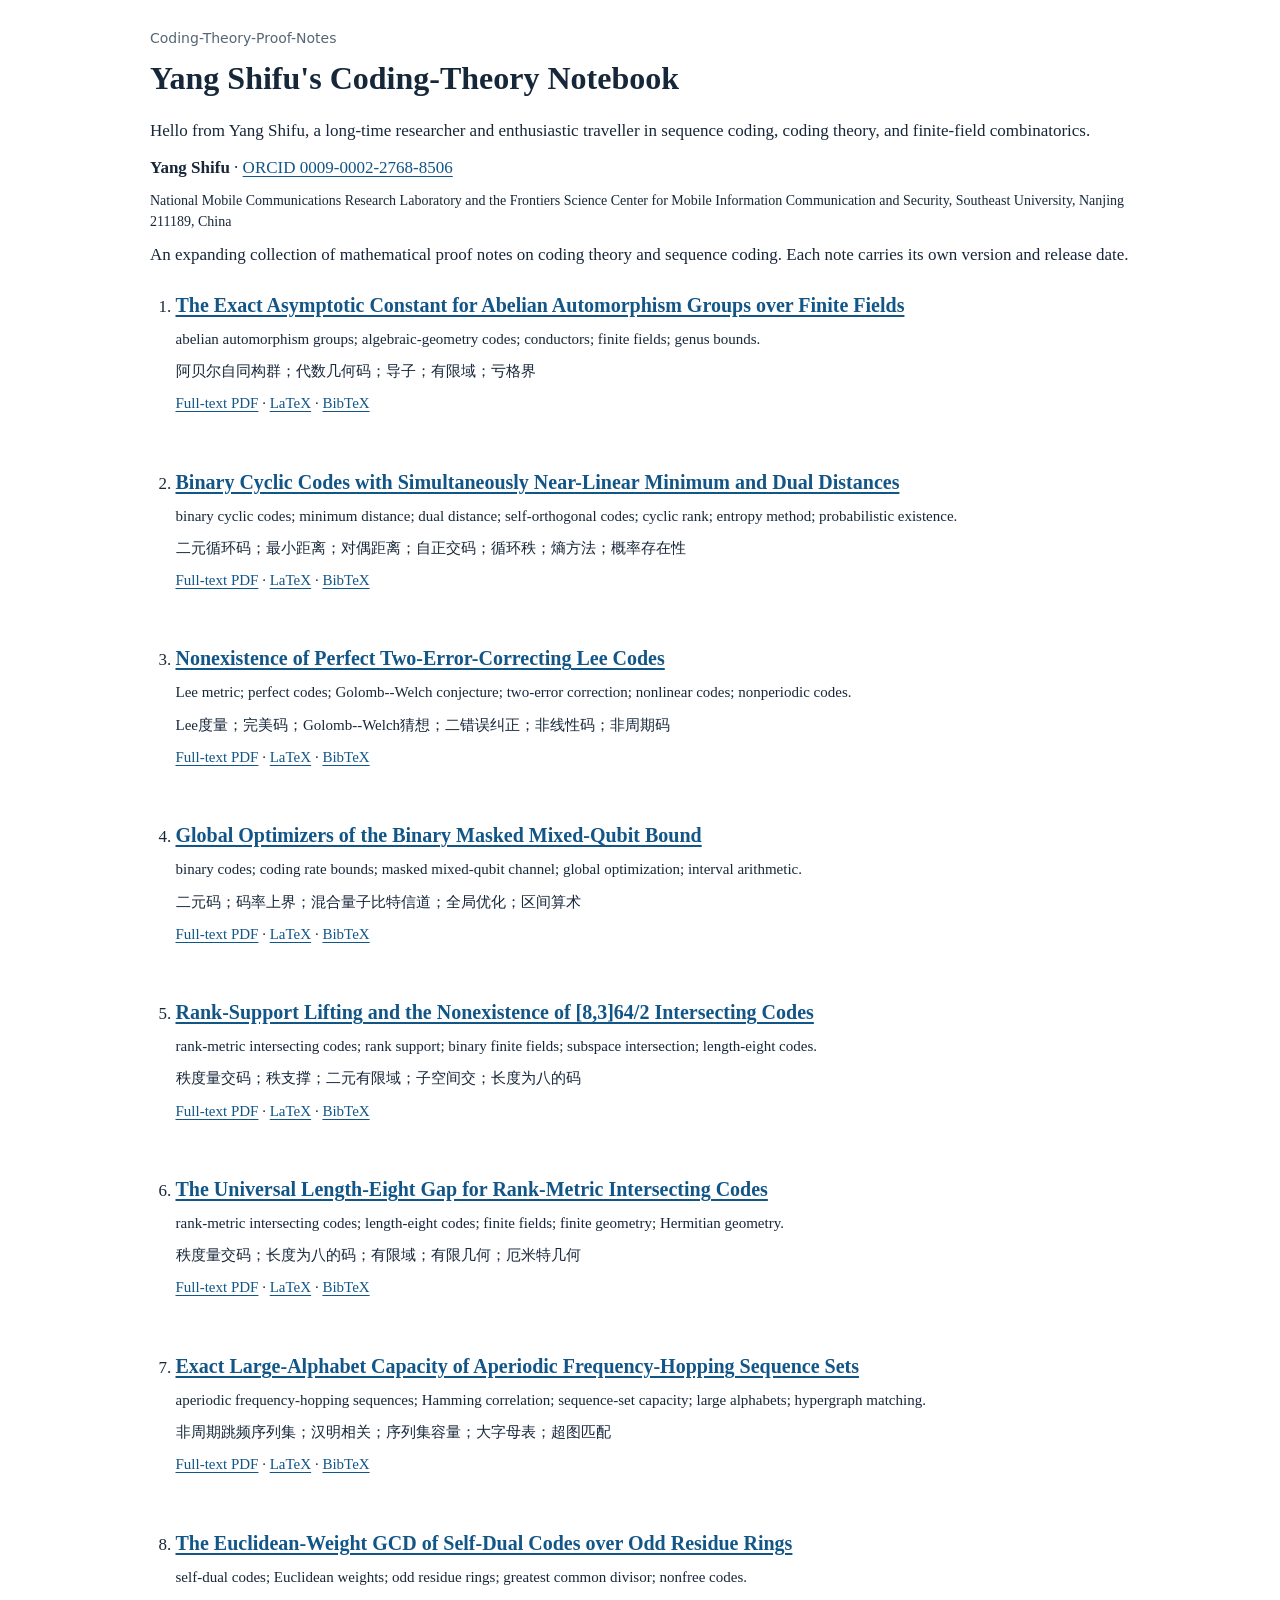
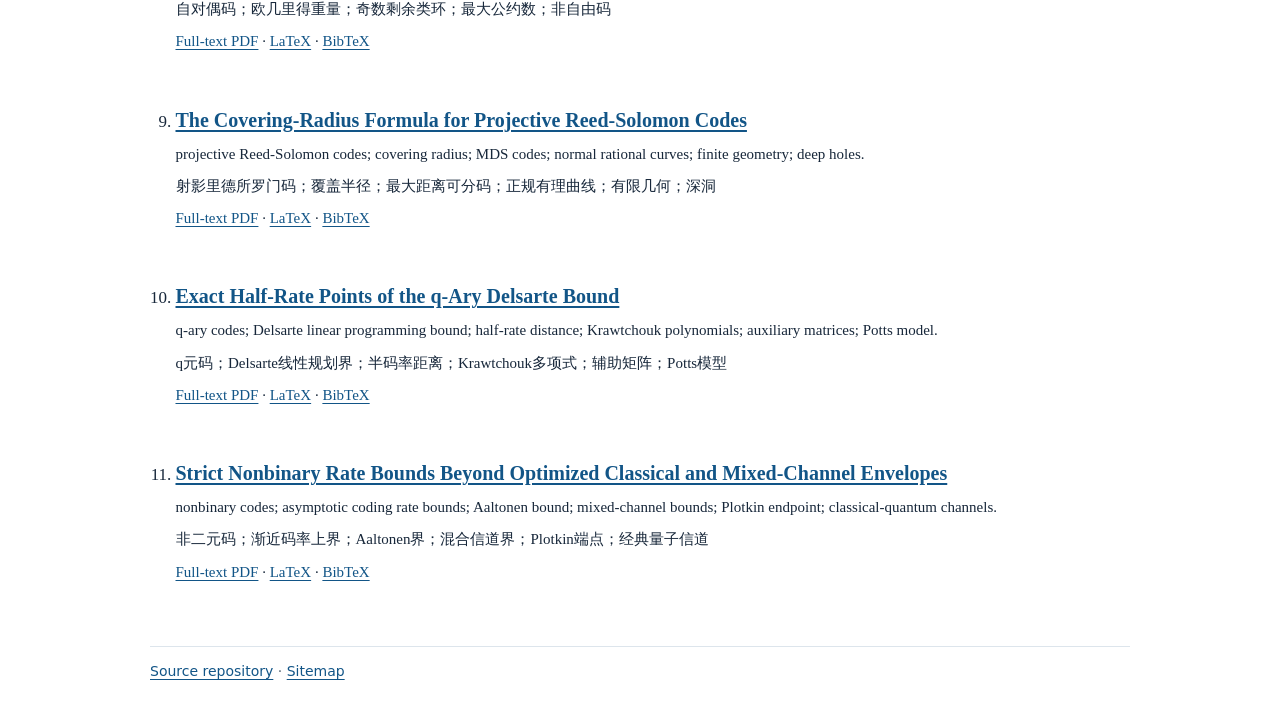
<file: index.html>
<!doctype html>
<html lang="en">
<head>
  <meta charset="utf-8">
  <meta name="google-site-verification" content="MmhAzGW1B0aaoLv4dR7khDfkvWamBBM7JXjq_nHmTCQ" />
  <meta name="viewport" content="width=device-width, initial-scale=1">
  <title>Yang Shifu&#x27;s Coding-Theory Notebook</title>
  <meta name="description" content="Mathematical proof notes by Yang Shifu on coding theory, sequence coding, finite fields and finite geometry.">
  <meta name="author" content="Yang Shifu">
  <meta name="robots" content="index,follow">
  <link rel="canonical" href="https://stalin1943.github.io/Coding-Theory-Proof-Notes/">
  <link rel="stylesheet" href="styles.css">
  <script type="application/ld+json">{"@context":"https://schema.org","@type":"CollectionPage","name":"Yang Shifu's Coding-Theory Notebook","url":"https://stalin1943.github.io/Coding-Theory-Proof-Notes/","author":{"@type":"Person","name":"Yang Shifu","sameAs":"https://orcid.org/0009-0002-2768-8506"},"@id":"https://stalin1943.github.io/Coding-Theory-Proof-Notes/#collection","dateModified":"2026-10-18"}</script>
</head>
<body>
<main>

  <header>
    <p class="kind">Coding-Theory-Proof-Notes</p>
    <h1>Yang Shifu's Coding-Theory Notebook</h1>
    <p>Hello from Yang Shifu, a long-time researcher and enthusiastic traveller in sequence coding, coding theory, and finite-field combinatorics.</p>
    <p><strong>Yang Shifu</strong> · <a href="https://orcid.org/0009-0002-2768-8506">ORCID 0009-0002-2768-8506</a></p>
    <p class="affiliation">National Mobile Communications Research Laboratory and the Frontiers Science Center for Mobile Information Communication and Security, Southeast University, Nanjing 211189, China</p>
    <p>An expanding collection of mathematical proof notes on coding theory and sequence coding. Each note carries its own version and release date.</p>
  </header>
  <ol class="notes"><li><h2><a href="abelian-automorphism-constant-two/">The Exact Asymptotic Constant for Abelian Automorphism Groups over Finite Fields</a></h2><p>abelian automorphism groups; algebraic-geometry codes; conductors; finite fields; genus bounds.</p><p lang="zh-Hans">阿贝尔自同构群；代数几何码；导子；有限域；亏格界</p><p><a href="abelian-automorphism-constant-two/proof.pdf">Full-text PDF</a> · <a href="abelian-automorphism-constant-two/proof.tex">LaTeX</a> · <a href="abelian-automorphism-constant-two/citation.bib">BibTeX</a></p></li>
<li><h2><a href="binary-cyclic-minimum-dual-distance/">Binary Cyclic Codes with Simultaneously Near-Linear Minimum and Dual Distances</a></h2><p>binary cyclic codes; minimum distance; dual distance; self-orthogonal codes; cyclic rank; entropy method; probabilistic existence.</p><p lang="zh-Hans">二元循环码；最小距离；对偶距离；自正交码；循环秩；熵方法；概率存在性</p><p><a href="binary-cyclic-minimum-dual-distance/proof.pdf">Full-text PDF</a> · <a href="binary-cyclic-minimum-dual-distance/proof.tex">LaTeX</a> · <a href="binary-cyclic-minimum-dual-distance/citation.bib">BibTeX</a></p></li>
<li><h2><a href="perfect-radius-two-lee-codes/">Nonexistence of Perfect Two-Error-Correcting Lee Codes</a></h2><p>Lee metric; perfect codes; Golomb--Welch conjecture; two-error correction; nonlinear codes; nonperiodic codes.</p><p lang="zh-Hans">Lee度量；完美码；Golomb--Welch猜想；二错误纠正；非线性码；非周期码</p><p><a href="perfect-radius-two-lee-codes/proof.pdf">Full-text PDF</a> · <a href="perfect-radius-two-lee-codes/proof.tex">LaTeX</a> · <a href="perfect-radius-two-lee-codes/citation.bib">BibTeX</a></p></li>
<li><h2><a href="binary-masked-mixed-qubit-bound/">Global Optimizers of the Binary Masked Mixed-Qubit Bound</a></h2><p>binary codes; coding rate bounds; masked mixed-qubit channel; global optimization; interval arithmetic.</p><p lang="zh-Hans">二元码；码率上界；混合量子比特信道；全局优化；区间算术</p><p><a href="binary-masked-mixed-qubit-bound/proof.pdf">Full-text PDF</a> · <a href="binary-masked-mixed-qubit-bound/proof.tex">LaTeX</a> · <a href="binary-masked-mixed-qubit-bound/citation.bib">BibTeX</a></p></li>
<li><h2><a href="binary-rank-metric-length-eight/">Rank-Support Lifting and the Nonexistence of [8,3]64/2 Intersecting Codes</a></h2><p>rank-metric intersecting codes; rank support; binary finite fields; subspace intersection; length-eight codes.</p><p lang="zh-Hans">秩度量交码；秩支撑；二元有限域；子空间交；长度为八的码</p><p><a href="binary-rank-metric-length-eight/proof.pdf">Full-text PDF</a> · <a href="binary-rank-metric-length-eight/proof.tex">LaTeX</a> · <a href="binary-rank-metric-length-eight/citation.bib">BibTeX</a></p></li>
<li><h2><a href="rank-metric-length-eight-general-q/">The Universal Length-Eight Gap for Rank-Metric Intersecting Codes</a></h2><p>rank-metric intersecting codes; length-eight codes; finite fields; finite geometry; Hermitian geometry.</p><p lang="zh-Hans">秩度量交码；长度为八的码；有限域；有限几何；厄米特几何</p><p><a href="rank-metric-length-eight-general-q/proof.pdf">Full-text PDF</a> · <a href="rank-metric-length-eight-general-q/proof.tex">LaTeX</a> · <a href="rank-metric-length-eight-general-q/citation.bib">BibTeX</a></p></li>
<li><h2><a href="aperiodic-frequency-hopping-capacity/">Exact Large-Alphabet Capacity of Aperiodic Frequency-Hopping Sequence Sets</a></h2><p>aperiodic frequency-hopping sequences; Hamming correlation; sequence-set capacity; large alphabets; hypergraph matching.</p><p lang="zh-Hans">非周期跳频序列集；汉明相关；序列集容量；大字母表；超图匹配</p><p><a href="aperiodic-frequency-hopping-capacity/proof.pdf">Full-text PDF</a> · <a href="aperiodic-frequency-hopping-capacity/proof.tex">LaTeX</a> · <a href="aperiodic-frequency-hopping-capacity/citation.bib">BibTeX</a></p></li>
<li><h2><a href="self-dual-euclidean-weight-gcd/">The Euclidean-Weight GCD of Self-Dual Codes over Odd Residue Rings</a></h2><p>self-dual codes; Euclidean weights; odd residue rings; greatest common divisor; nonfree codes.</p><p lang="zh-Hans">自对偶码；欧几里得重量；奇数剩余类环；最大公约数；非自由码</p><p><a href="self-dual-euclidean-weight-gcd/proof.pdf">Full-text PDF</a> · <a href="self-dual-euclidean-weight-gcd/proof.tex">LaTeX</a> · <a href="self-dual-euclidean-weight-gcd/citation.bib">BibTeX</a></p></li>
<li><h2><a href="projective-reed-solomon-covering-radius/">The Covering-Radius Formula for Projective Reed-Solomon Codes</a></h2><p>projective Reed-Solomon codes; covering radius; MDS codes; normal rational curves; finite geometry; deep holes.</p><p lang="zh-Hans">射影里德所罗门码；覆盖半径；最大距离可分码；正规有理曲线；有限几何；深洞</p><p><a href="projective-reed-solomon-covering-radius/proof.pdf">Full-text PDF</a> · <a href="projective-reed-solomon-covering-radius/proof.tex">LaTeX</a> · <a href="projective-reed-solomon-covering-radius/citation.bib">BibTeX</a></p></li>
<li><h2><a href="qary-delsarte-half-rate/">Exact Half-Rate Points of the q-Ary Delsarte Bound</a></h2><p>q-ary codes; Delsarte linear programming bound; half-rate distance; Krawtchouk polynomials; auxiliary matrices; Potts model.</p><p lang="zh-Hans">q元码；Delsarte线性规划界；半码率距离；Krawtchouk多项式；辅助矩阵；Potts模型</p><p><a href="qary-delsarte-half-rate/proof.pdf">Full-text PDF</a> · <a href="qary-delsarte-half-rate/proof.tex">LaTeX</a> · <a href="qary-delsarte-half-rate/citation.bib">BibTeX</a></p></li>
<li><h2><a href="qary-strict-rate-bounds/">Strict Nonbinary Rate Bounds Beyond Optimized Classical and Mixed-Channel Envelopes</a></h2><p>nonbinary codes; asymptotic coding rate bounds; Aaltonen bound; mixed-channel bounds; Plotkin endpoint; classical-quantum channels.</p><p lang="zh-Hans">非二元码；渐近码率上界；Aaltonen界；混合信道界；Plotkin端点；经典量子信道</p><p><a href="qary-strict-rate-bounds/proof.pdf">Full-text PDF</a> · <a href="qary-strict-rate-bounds/proof.tex">LaTeX</a> · <a href="qary-strict-rate-bounds/citation.bib">BibTeX</a></p></li></ol>
  <footer><a href="https://github.com/stalin1943/Coding-Theory-Proof-Notes">Source repository</a> · <a href="sitemap.xml">Sitemap</a></footer>
</main>
</body>
</html>
</file>
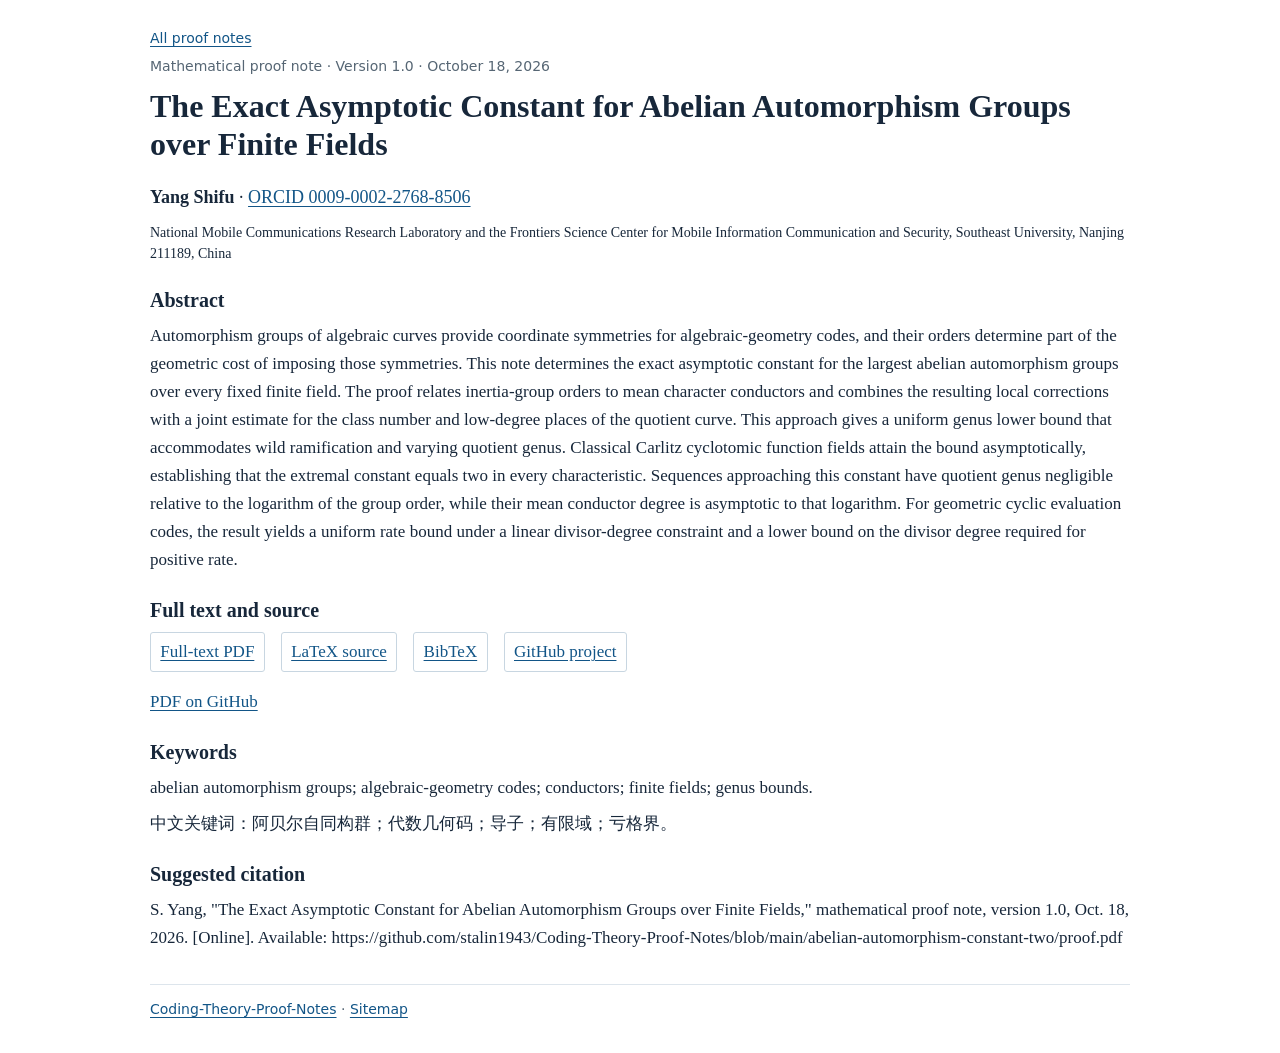
<file: abelian-automorphism-constant-two/index.html>
<!doctype html>
<html lang="en">
<head>
  <meta charset="utf-8">
  <meta name="viewport" content="width=device-width, initial-scale=1">
  <title>The Exact Asymptotic Constant for Abelian Automorphism Groups over Finite Fields</title>
  <meta name="description" content="The exact asymptotic constant for the largest abelian automorphism groups of curves over a fixed finite field. Full proof note, LaTeX source and citation.">
  <meta name="author" content="Yang Shifu">
  <meta name="robots" content="index,follow">
  <meta property="og:type" content="article">
  <meta property="og:title" content="The Exact Asymptotic Constant for Abelian Automorphism Groups over Finite Fields">
  <meta property="og:description" content="The exact asymptotic constant for the largest abelian automorphism groups of curves over a fixed finite field. Full proof note, LaTeX source and citation.">
  <meta property="og:url" content="https://stalin1943.github.io/Coding-Theory-Proof-Notes/abelian-automorphism-constant-two/">
  <meta name="twitter:card" content="summary">
  <link rel="alternate" type="application/pdf" href="https://stalin1943.github.io/Coding-Theory-Proof-Notes/abelian-automorphism-constant-two/proof.pdf" title="Full proof note (PDF)">
  <link rel="canonical" href="https://stalin1943.github.io/Coding-Theory-Proof-Notes/abelian-automorphism-constant-two/">
  <link rel="stylesheet" href="../styles.css">
  <meta name="citation_title" content="The Exact Asymptotic Constant for Abelian Automorphism Groups over Finite Fields">
  <meta name="citation_author" content="Yang, Shifu">
  <meta name="citation_author_institution" content="National Mobile Communications Research Laboratory and the Frontiers Science Center for Mobile Information Communication and Security, Southeast University, Nanjing 211189, China">
  <meta name="citation_publication_date" content="2026/10/18">
  <meta name="citation_pdf_url" content="https://stalin1943.github.io/Coding-Theory-Proof-Notes/abelian-automorphism-constant-two/proof.pdf">
  <meta name="keywords" content="abelian automorphism groups; algebraic-geometry codes; conductors; finite fields; genus bounds; 阿贝尔自同构群；代数几何码；导子；有限域；亏格界">
  <script type="application/ld+json">{"@context":"https://schema.org","@graph":[{"@type":"ScholarlyArticle","name":"The Exact Asymptotic Constant for Abelian Automorphism Groups over Finite Fields","headline":"The Exact Asymptotic Constant for Abelian Automorphism Groups over Finite Fields","url":"https://stalin1943.github.io/Coding-Theory-Proof-Notes/abelian-automorphism-constant-two/","datePublished":"2026-10-18","version":"1.0","inLanguage":"en","abstract":"Automorphism groups of algebraic curves provide coordinate symmetries for algebraic-geometry codes, and their orders determine part of the geometric cost of imposing those symmetries. This note determines the exact asymptotic constant for the largest abelian automorphism groups over every fixed finite field. The proof relates inertia-group orders to mean character conductors and combines the resulting local corrections with a joint estimate for the class number and low-degree places of the quotient curve. Classical Carlitz cyclotomic function fields attain the bound asymptotically, establishing that the extremal constant equals two in every characteristic.","keywords":["abelian automorphism groups","algebraic-geometry codes","conductors","finite fields","genus bounds"],"author":{"@type":"Person","name":"Yang Shifu","givenName":"Shifu","familyName":"Yang","sameAs":"https://orcid.org/0009-0002-2768-8506","affiliation":{"@type":"Organization","name":"National Mobile Communications Research Laboratory and the Frontiers Science Center for Mobile Information Communication and Security, Southeast University, Nanjing 211189, China"},"url":"https://orcid.org/0009-0002-2768-8506"},"encoding":{"@type":"MediaObject","encodingFormat":"application/pdf","contentUrl":"https://stalin1943.github.io/Coding-Theory-Proof-Notes/abelian-automorphism-constant-two/proof.pdf"},"@id":"https://stalin1943.github.io/Coding-Theory-Proof-Notes/abelian-automorphism-constant-two/#note","genre":"Mathematical proof note","mainEntityOfPage":{"@id":"https://stalin1943.github.io/Coding-Theory-Proof-Notes/abelian-automorphism-constant-two/#webpage"},"isAccessibleForFree":true},{"@type":"WebPage","@id":"https://stalin1943.github.io/Coding-Theory-Proof-Notes/abelian-automorphism-constant-two/#webpage","url":"https://stalin1943.github.io/Coding-Theory-Proof-Notes/abelian-automorphism-constant-two/","name":"The Exact Asymptotic Constant for Abelian Automorphism Groups over Finite Fields","description":"The exact asymptotic constant for the largest abelian automorphism groups of curves over a fixed finite field. Full proof note, LaTeX source and citation.","inLanguage":"en","dateModified":"2026-10-18","mainEntity":{"@id":"https://stalin1943.github.io/Coding-Theory-Proof-Notes/abelian-automorphism-constant-two/#note"},"isPartOf":{"@id":"https://stalin1943.github.io/Coding-Theory-Proof-Notes/#collection"}}]}</script>
</head>
<body>
<main>

  <nav aria-label="Collection"><a href="../">All proof notes</a></nav>
  <article>
    <p class="kind">Mathematical proof note · Version 1.0 · October 18, 2026</p>
    <h1>The Exact Asymptotic Constant for Abelian Automorphism Groups over Finite Fields</h1>
    <p class="author"><strong>Yang Shifu</strong> · <a href="https://orcid.org/0009-0002-2768-8506">ORCID 0009-0002-2768-8506</a></p>
    <p class="affiliation">National Mobile Communications Research Laboratory and the Frontiers Science Center for Mobile Information Communication and Security, Southeast University, Nanjing 211189, China</p>
    <section aria-labelledby="abstract">
      <h2 id="abstract">Abstract</h2>
      <p>Automorphism groups of algebraic curves provide coordinate symmetries for algebraic-geometry codes, and their orders determine part of the geometric cost of imposing those symmetries. This note determines the exact asymptotic constant for the largest abelian automorphism groups over every fixed finite field. The proof relates inertia-group orders to mean character conductors and combines the resulting local corrections with a joint estimate for the class number and low-degree places of the quotient curve. This approach gives a uniform genus lower bound that accommodates wild ramification and varying quotient genus. Classical Carlitz cyclotomic function fields attain the bound asymptotically, establishing that the extremal constant equals two in every characteristic. Sequences approaching this constant have quotient genus negligible relative to the logarithm of the group order, while their mean conductor degree is asymptotic to that logarithm. For geometric cyclic evaluation codes, the result yields a uniform rate bound under a linear divisor-degree constraint and a lower bound on the divisor degree required for positive rate.</p>
    </section>
    <section aria-labelledby="files">
      <h2 id="files">Full text and source</h2>
      <p class="links"><a href="proof.pdf">Full-text PDF</a> <a href="proof.tex">LaTeX source</a> <a href="citation.bib">BibTeX</a> <a href="https://github.com/stalin1943/Coding-Theory-Proof-Notes/tree/main/abelian-automorphism-constant-two">GitHub project</a></p>
      <p><a href="https://github.com/stalin1943/Coding-Theory-Proof-Notes/blob/main/abelian-automorphism-constant-two/proof.pdf">PDF on GitHub</a></p>
    </section>
    <section aria-labelledby="keywords">
      <h2 id="keywords">Keywords</h2>
      <p>abelian automorphism groups; algebraic-geometry codes; conductors; finite fields; genus bounds.</p>
      <p lang="zh-Hans">中文关键词：阿贝尔自同构群；代数几何码；导子；有限域；亏格界。</p>
    </section>
    <section aria-labelledby="citation">
      <h2 id="citation">Suggested citation</h2>
      <p class="citation">S. Yang, &quot;The Exact Asymptotic Constant for Abelian Automorphism Groups over Finite Fields,&quot; mathematical proof note, version 1.0, Oct. 18, 2026. [Online]. Available: https://github.com/stalin1943/Coding-Theory-Proof-Notes/blob/main/abelian-automorphism-constant-two/proof.pdf</p>
    </section>
  </article>
  <footer><a href="https://github.com/stalin1943/Coding-Theory-Proof-Notes">Coding-Theory-Proof-Notes</a> · <a href="../sitemap.xml">Sitemap</a></footer>
</main>
</body>
</html>
</file>
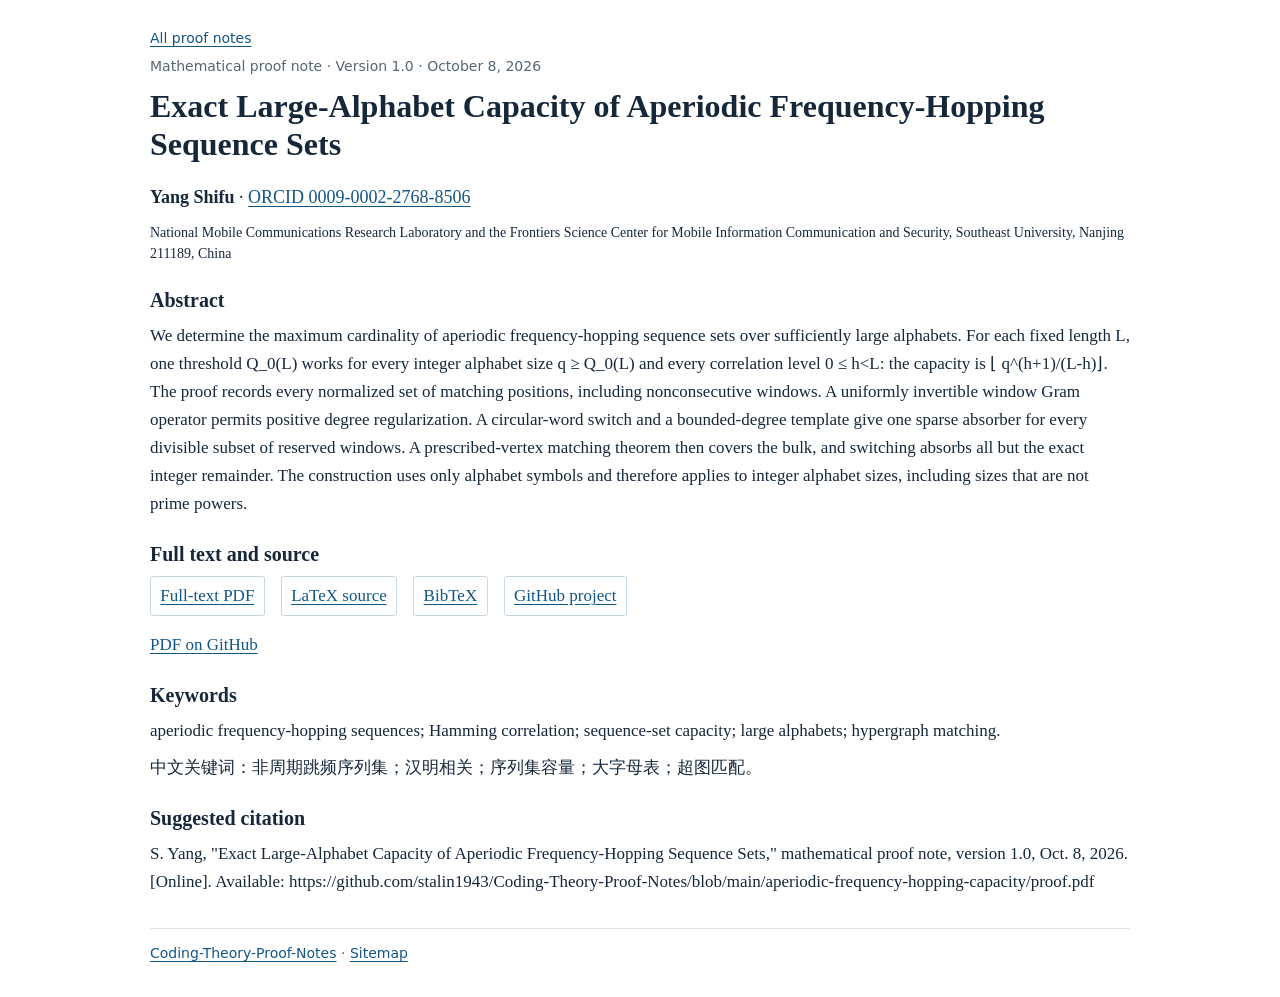
<file: aperiodic-frequency-hopping-capacity/index.html>
<!doctype html>
<html lang="en">
<head>
  <meta charset="utf-8">
  <meta name="viewport" content="width=device-width, initial-scale=1">
  <title>Exact Large-Alphabet Capacity of Aperiodic Frequency-Hopping Sequence Sets</title>
  <meta name="description" content="We determine the maximum cardinality of aperiodic frequency-hopping sequence sets over sufficiently large alphabets. For each fixed length L, one threshold Q_0(L) works for every integer alphabet size q ≥ Q_0(L) and every correlation level 0 ≤ h&lt;L: the capacity is ⌊ q^(h+1)/(L-h)⌋. The proof records every normalized set of matching positions, including nonconsecutive windows. A uniformly invertible window Gram operator permits positive degree regularization. A circular-word switch and a bounded-degree template give one sparse absorber for every divisible subset of reserved windows. A prescribed-vertex matching theorem then covers the bulk, and switching absorbs all but the exact integer remainder. The construction uses only alphabet symbols and therefore applies to integer alphabet sizes, including sizes that are not prime powers.">
  <meta name="author" content="Yang Shifu">
  <meta name="robots" content="index,follow">
  <link rel="canonical" href="https://stalin1943.github.io/Coding-Theory-Proof-Notes/aperiodic-frequency-hopping-capacity/">
  <link rel="stylesheet" href="../styles.css">
  <meta name="citation_title" content="Exact Large-Alphabet Capacity of Aperiodic Frequency-Hopping Sequence Sets">
  <meta name="citation_author" content="Yang, Shifu">
  <meta name="citation_author_institution" content="National Mobile Communications Research Laboratory and the Frontiers Science Center for Mobile Information Communication and Security, Southeast University, Nanjing 211189, China">
  <meta name="citation_publication_date" content="2026/10/08">
  <meta name="citation_pdf_url" content="https://stalin1943.github.io/Coding-Theory-Proof-Notes/aperiodic-frequency-hopping-capacity/proof.pdf">
  <meta name="keywords" content="aperiodic frequency-hopping sequences; Hamming correlation; sequence-set capacity; large alphabets; hypergraph matching; 非周期跳频序列集；汉明相关；序列集容量；大字母表；超图匹配">
  <script type="application/ld+json">{"@context": "https://schema.org", "@type": "ScholarlyArticle", "name": "Exact Large-Alphabet Capacity of Aperiodic Frequency-Hopping Sequence Sets", "headline": "Exact Large-Alphabet Capacity of Aperiodic Frequency-Hopping Sequence Sets", "url": "https://stalin1943.github.io/Coding-Theory-Proof-Notes/aperiodic-frequency-hopping-capacity/", "datePublished": "2026-10-08", "version": "1.0", "inLanguage": "en", "abstract": "We determine the maximum cardinality of aperiodic frequency-hopping sequence sets over sufficiently large alphabets. For each fixed length L, one threshold Q_0(L) works for every integer alphabet size q ≥ Q_0(L) and every correlation level 0 ≤ h<L: the capacity is ⌊ q^(h+1)/(L-h)⌋. The proof records every normalized set of matching positions, including nonconsecutive windows. A uniformly invertible window Gram operator permits positive degree regularization. A circular-word switch and a bounded-degree template give one sparse absorber for every divisible subset of reserved windows. A prescribed-vertex matching theorem then covers the bulk, and switching absorbs all but the exact integer remainder. The construction uses only alphabet symbols and therefore applies to integer alphabet sizes, including sizes that are not prime powers.", "keywords": ["aperiodic frequency-hopping sequences", "Hamming correlation", "sequence-set capacity", "large alphabets", "hypergraph matching"], "author": {"@type": "Person", "name": "Yang Shifu", "givenName": "Shifu", "familyName": "Yang", "sameAs": "https://orcid.org/0009-0002-2768-8506", "affiliation": {"@type": "Organization", "name": "National Mobile Communications Research Laboratory and the Frontiers Science Center for Mobile Information Communication and Security, Southeast University, Nanjing 211189, China"}}, "encoding": {"@type": "MediaObject", "encodingFormat": "application/pdf", "contentUrl": "https://stalin1943.github.io/Coding-Theory-Proof-Notes/aperiodic-frequency-hopping-capacity/proof.pdf"}}</script>
</head>
<body>
<main>

  <nav aria-label="Collection"><a href="../">All proof notes</a></nav>
  <article>
    <p class="kind">Mathematical proof note · Version 1.0 · October 8, 2026</p>
    <h1>Exact Large-Alphabet Capacity of Aperiodic Frequency-Hopping Sequence Sets</h1>
    <p class="author"><strong>Yang Shifu</strong> · <a href="https://orcid.org/0009-0002-2768-8506">ORCID 0009-0002-2768-8506</a></p>
    <p class="affiliation">National Mobile Communications Research Laboratory and the Frontiers Science Center for Mobile Information Communication and Security, Southeast University, Nanjing 211189, China</p>
    <section aria-labelledby="abstract">
      <h2 id="abstract">Abstract</h2>
      <p>We determine the maximum cardinality of aperiodic frequency-hopping sequence sets over sufficiently large alphabets. For each fixed length L, one threshold Q_0(L) works for every integer alphabet size q ≥ Q_0(L) and every correlation level 0 ≤ h&lt;L: the capacity is ⌊ q^(h+1)/(L-h)⌋. The proof records every normalized set of matching positions, including nonconsecutive windows. A uniformly invertible window Gram operator permits positive degree regularization. A circular-word switch and a bounded-degree template give one sparse absorber for every divisible subset of reserved windows. A prescribed-vertex matching theorem then covers the bulk, and switching absorbs all but the exact integer remainder. The construction uses only alphabet symbols and therefore applies to integer alphabet sizes, including sizes that are not prime powers.</p>
    </section>
    <section aria-labelledby="files">
      <h2 id="files">Full text and source</h2>
      <p class="links"><a href="proof.pdf">Full-text PDF</a> <a href="proof.tex">LaTeX source</a> <a href="citation.bib">BibTeX</a> <a href="https://github.com/stalin1943/Coding-Theory-Proof-Notes/tree/main/aperiodic-frequency-hopping-capacity">GitHub project</a></p>
      <p><a href="https://github.com/stalin1943/Coding-Theory-Proof-Notes/blob/main/aperiodic-frequency-hopping-capacity/proof.pdf">PDF on GitHub</a></p>
    </section>
    <section aria-labelledby="keywords">
      <h2 id="keywords">Keywords</h2>
      <p>aperiodic frequency-hopping sequences; Hamming correlation; sequence-set capacity; large alphabets; hypergraph matching.</p>
      <p lang="zh-Hans">中文关键词：非周期跳频序列集；汉明相关；序列集容量；大字母表；超图匹配。</p>
    </section>
    <section aria-labelledby="citation">
      <h2 id="citation">Suggested citation</h2>
      <p class="citation">S. Yang, &quot;Exact Large-Alphabet Capacity of Aperiodic Frequency-Hopping Sequence Sets,&quot; mathematical proof note, version 1.0, Oct. 8, 2026. [Online]. Available: https://github.com/stalin1943/Coding-Theory-Proof-Notes/blob/main/aperiodic-frequency-hopping-capacity/proof.pdf</p>
    </section>
  </article>
  <footer><a href="https://github.com/stalin1943/Coding-Theory-Proof-Notes">Coding-Theory-Proof-Notes</a> · <a href="../sitemap.xml">Sitemap</a></footer>
</main>
</body>
</html>
</file>
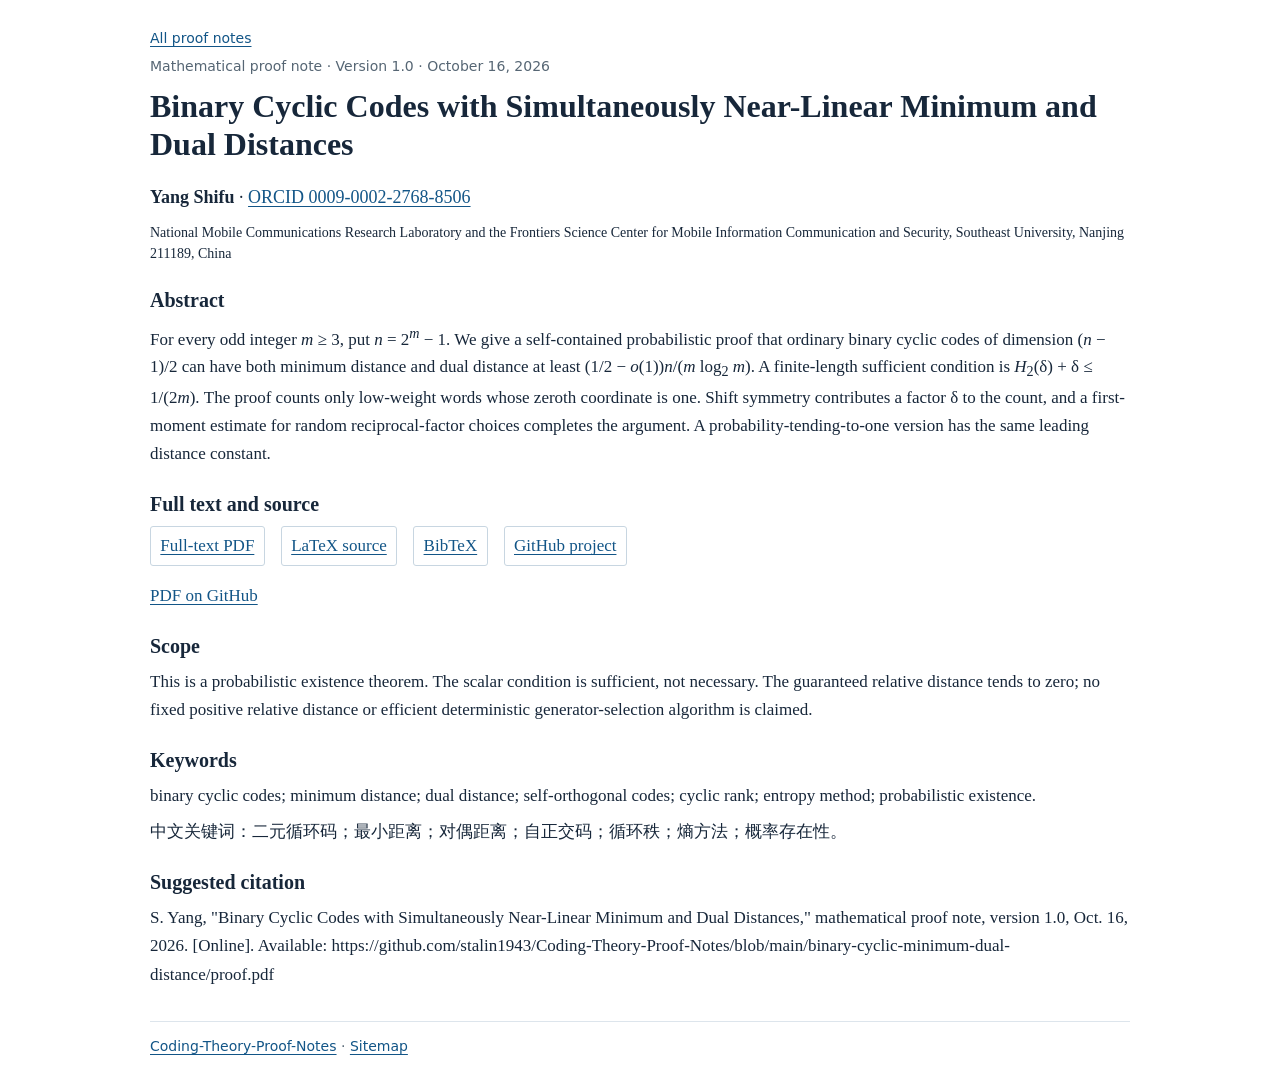
<file: binary-cyclic-minimum-dual-distance/index.html>
<!doctype html>
<html lang="en">
<head>
  <meta charset="utf-8">
  <meta name="viewport" content="width=device-width, initial-scale=1">
  <title>Binary Cyclic Codes with Simultaneously Near-Linear Minimum and Dual Distances</title>
  <meta name="description" content="A short probabilistic proof of simultaneous near-linear minimum and dual distances for ordinary binary cyclic codes. Full proof note, LaTeX source and citation.">
  <meta name="author" content="Yang Shifu">
  <meta name="robots" content="index,follow">
  <meta property="og:type" content="article">
  <meta property="og:title" content="Binary Cyclic Codes with Simultaneously Near-Linear Minimum and Dual Distances">
  <meta property="og:description" content="A first-coordinate entropy count and one first-moment estimate give simultaneous near-linear minimum and dual distances for binary cyclic codes.">
  <meta property="og:url" content="https://stalin1943.github.io/Coding-Theory-Proof-Notes/binary-cyclic-minimum-dual-distance/">
  <meta name="twitter:card" content="summary">
  <link rel="alternate" type="application/pdf" href="https://stalin1943.github.io/Coding-Theory-Proof-Notes/binary-cyclic-minimum-dual-distance/proof.pdf" title="Full proof note (PDF)">
  <link rel="canonical" href="https://stalin1943.github.io/Coding-Theory-Proof-Notes/binary-cyclic-minimum-dual-distance/">
  <link rel="stylesheet" href="../styles.css">
  <meta name="citation_title" content="Binary Cyclic Codes with Simultaneously Near-Linear Minimum and Dual Distances">
  <meta name="citation_author" content="Yang, Shifu">
  <meta name="citation_author_institution" content="National Mobile Communications Research Laboratory and the Frontiers Science Center for Mobile Information Communication and Security, Southeast University, Nanjing 211189, China">
  <meta name="citation_publication_date" content="2026/10/16">
  <meta name="citation_pdf_url" content="https://stalin1943.github.io/Coding-Theory-Proof-Notes/binary-cyclic-minimum-dual-distance/proof.pdf">
  <meta name="keywords" content="binary cyclic codes; minimum distance; dual distance; self-orthogonal codes; cyclic rank; entropy method; probabilistic existence; 二元循环码；最小距离；对偶距离；自正交码；循环秩；熵方法；概率存在性">
  <script type="application/ld+json">{"@context":"https://schema.org","@graph":[{"@type":"ScholarlyArticle","@id":"https://stalin1943.github.io/Coding-Theory-Proof-Notes/binary-cyclic-minimum-dual-distance/#note","name":"Binary Cyclic Codes with Simultaneously Near-Linear Minimum and Dual Distances","headline":"Binary Cyclic Codes with Simultaneously Near-Linear Minimum and Dual Distances","url":"https://stalin1943.github.io/Coding-Theory-Proof-Notes/binary-cyclic-minimum-dual-distance/","datePublished":"2026-10-16","version":"1.0","inLanguage":"en","genre":"Mathematical proof note","abstract":"For odd m at least three and n=2^m-1, ordinary binary cyclic codes of dimension (n-1)/2 can have both minimum distance and dual distance at least (1/2-o(1))n/(m log_2 m). The finite-length sufficient condition is H_2(delta)+delta at most 1/(2m). A first-coordinate entropy count and a first-moment estimate for random reciprocal-factor choices give a short proof.","keywords":["binary cyclic codes","minimum distance","dual distance","self-orthogonal codes","cyclic rank","entropy method","probabilistic existence"],"author":{"@type":"Person","name":"Yang Shifu","givenName":"Shifu","familyName":"Yang","sameAs":"https://orcid.org/0009-0002-2768-8506","affiliation":{"@type":"Organization","name":"National Mobile Communications Research Laboratory and the Frontiers Science Center for Mobile Information Communication and Security, Southeast University, Nanjing 211189, China"}},"encoding":{"@type":"MediaObject","encodingFormat":"application/pdf","contentUrl":"https://stalin1943.github.io/Coding-Theory-Proof-Notes/binary-cyclic-minimum-dual-distance/proof.pdf"},"mainEntityOfPage":{"@id":"https://stalin1943.github.io/Coding-Theory-Proof-Notes/binary-cyclic-minimum-dual-distance/#webpage"},"isAccessibleForFree":true},{"@type":"WebPage","@id":"https://stalin1943.github.io/Coding-Theory-Proof-Notes/binary-cyclic-minimum-dual-distance/#webpage","url":"https://stalin1943.github.io/Coding-Theory-Proof-Notes/binary-cyclic-minimum-dual-distance/","name":"Binary Cyclic Codes with Simultaneously Near-Linear Minimum and Dual Distances","description":"A short probabilistic proof of simultaneous near-linear minimum and dual distances for ordinary binary cyclic codes.","inLanguage":"en","dateModified":"2026-10-16","mainEntity":{"@id":"https://stalin1943.github.io/Coding-Theory-Proof-Notes/binary-cyclic-minimum-dual-distance/#note"},"isPartOf":{"@id":"https://stalin1943.github.io/Coding-Theory-Proof-Notes/#collection"}}]}</script>
</head>
<body>
<main>
  <nav aria-label="Collection"><a href="../">All proof notes</a></nav>
  <article>
    <p class="kind">Mathematical proof note · Version 1.0 · October 16, 2026</p>
    <h1>Binary Cyclic Codes with Simultaneously Near-Linear Minimum and Dual Distances</h1>
    <p class="author"><strong>Yang Shifu</strong> · <a href="https://orcid.org/0009-0002-2768-8506">ORCID 0009-0002-2768-8506</a></p>
    <p class="affiliation">National Mobile Communications Research Laboratory and the Frontiers Science Center for Mobile Information Communication and Security, Southeast University, Nanjing 211189, China</p>
    <section aria-labelledby="abstract">
      <h2 id="abstract">Abstract</h2>
      <p>For every odd integer <i>m</i> ≥ 3, put <i>n</i> = 2<sup><i>m</i></sup> − 1. We give a self-contained probabilistic proof that ordinary binary cyclic codes of dimension (<i>n</i> − 1)/2 can have both minimum distance and dual distance at least (1/2 − <i>o</i>(1))<i>n</i>/(<i>m</i> log<sub>2</sub> <i>m</i>). A finite-length sufficient condition is <i>H</i><sub>2</sub>(δ) + δ ≤ 1/(2<i>m</i>). The proof counts only low-weight words whose zeroth coordinate is one. Shift symmetry contributes a factor δ to the count, and a first-moment estimate for random reciprocal-factor choices completes the argument. A probability-tending-to-one version has the same leading distance constant.</p>
    </section>
    <section aria-labelledby="files">
      <h2 id="files">Full text and source</h2>
      <p class="links"><a href="proof.pdf">Full-text PDF</a> <a href="proof.tex">LaTeX source</a> <a href="citation.bib">BibTeX</a> <a href="https://github.com/stalin1943/Coding-Theory-Proof-Notes/tree/main/binary-cyclic-minimum-dual-distance">GitHub project</a></p>
      <p><a href="https://github.com/stalin1943/Coding-Theory-Proof-Notes/blob/main/binary-cyclic-minimum-dual-distance/proof.pdf">PDF on GitHub</a></p>
    </section>
    <section aria-labelledby="scope">
      <h2 id="scope">Scope</h2>
      <p>This is a probabilistic existence theorem. The scalar condition is sufficient, not necessary. The guaranteed relative distance tends to zero; no fixed positive relative distance or efficient deterministic generator-selection algorithm is claimed.</p>
    </section>
    <section aria-labelledby="keywords">
      <h2 id="keywords">Keywords</h2>
      <p>binary cyclic codes; minimum distance; dual distance; self-orthogonal codes; cyclic rank; entropy method; probabilistic existence.</p>
      <p lang="zh-Hans">中文关键词：二元循环码；最小距离；对偶距离；自正交码；循环秩；熵方法；概率存在性。</p>
    </section>
    <section aria-labelledby="citation">
      <h2 id="citation">Suggested citation</h2>
      <p class="citation">S. Yang, &quot;Binary Cyclic Codes with Simultaneously Near-Linear Minimum and Dual Distances,&quot; mathematical proof note, version 1.0, Oct. 16, 2026. [Online]. Available: https://github.com/stalin1943/Coding-Theory-Proof-Notes/blob/main/binary-cyclic-minimum-dual-distance/proof.pdf</p>
    </section>
  </article>
  <footer><a href="https://github.com/stalin1943/Coding-Theory-Proof-Notes">Coding-Theory-Proof-Notes</a> · <a href="../sitemap.xml">Sitemap</a></footer>
</main>
</body>
</html>
</file>
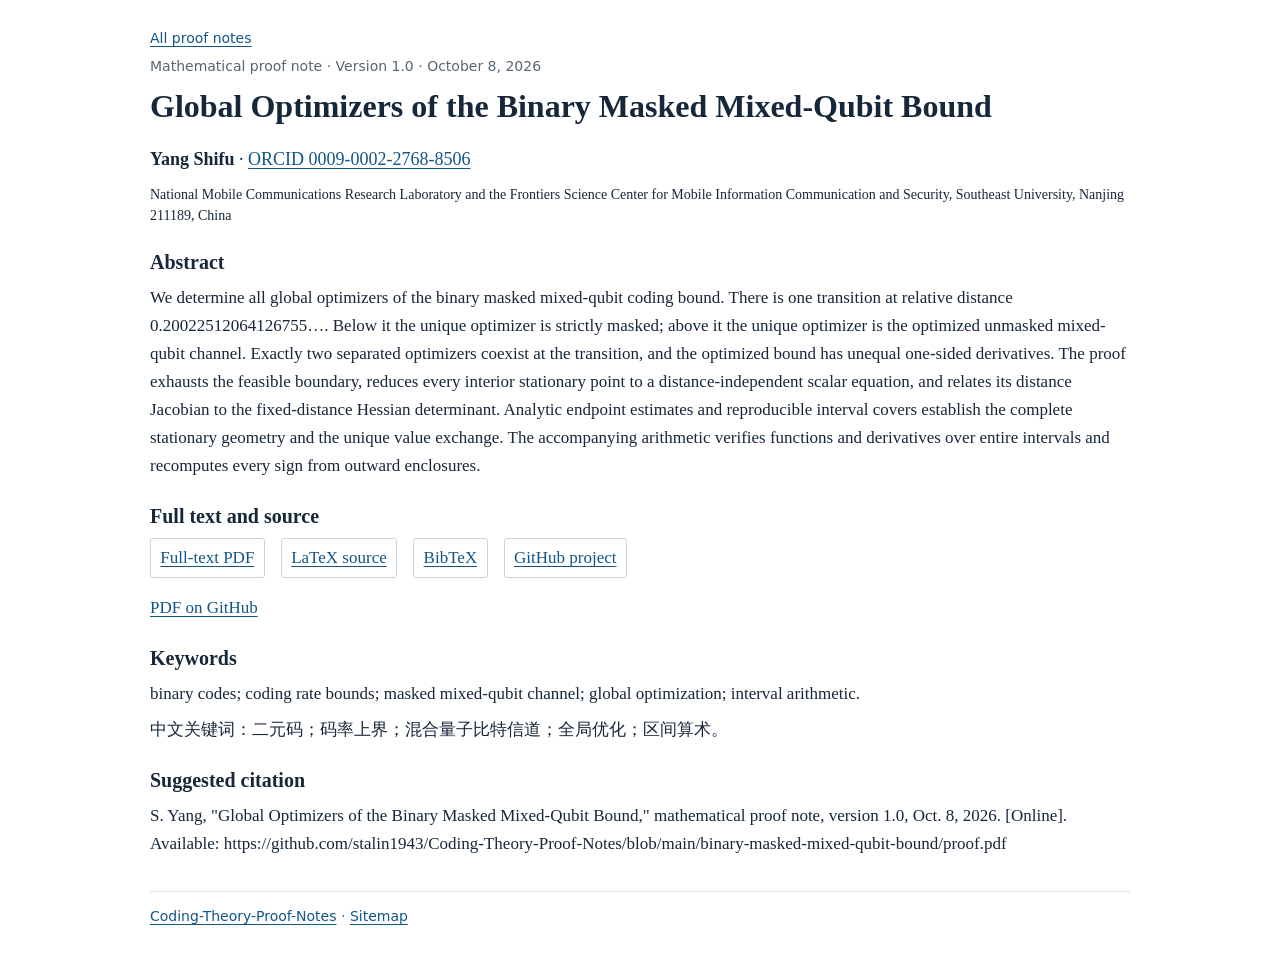
<file: binary-masked-mixed-qubit-bound/index.html>
<!doctype html>
<html lang="en">
<head>
  <meta charset="utf-8">
  <meta name="viewport" content="width=device-width, initial-scale=1">
  <title>Global Optimizers of the Binary Masked Mixed-Qubit Bound</title>
  <meta name="description" content="We determine all global optimizers of the binary masked mixed-qubit coding bound. There is one transition at relative distance 0.20022512064126755…. Below it the unique optimizer is strictly masked; above it the unique optimizer is the optimized unmasked mixed-qubit channel. Exactly two separated optimizers coexist at the transition, and the optimized bound has unequal one-sided derivatives. The proof exhausts the feasible boundary, reduces every interior stationary point to a distance-independent scalar equation, and relates its distance Jacobian to the fixed-distance Hessian determinant. Analytic endpoint estimates and reproducible interval covers establish the complete stationary geometry and the unique value exchange. The accompanying arithmetic verifies functions and derivatives over entire intervals and recomputes every sign from outward enclosures.">
  <meta name="author" content="Yang Shifu">
  <meta name="robots" content="index,follow">
  <link rel="canonical" href="https://stalin1943.github.io/Coding-Theory-Proof-Notes/binary-masked-mixed-qubit-bound/">
  <link rel="stylesheet" href="../styles.css">
  <meta name="citation_title" content="Global Optimizers of the Binary Masked Mixed-Qubit Bound">
  <meta name="citation_author" content="Yang, Shifu">
  <meta name="citation_author_institution" content="National Mobile Communications Research Laboratory and the Frontiers Science Center for Mobile Information Communication and Security, Southeast University, Nanjing 211189, China">
  <meta name="citation_publication_date" content="2026/10/08">
  <meta name="citation_pdf_url" content="https://stalin1943.github.io/Coding-Theory-Proof-Notes/binary-masked-mixed-qubit-bound/proof.pdf">
  <meta name="keywords" content="binary codes; coding rate bounds; masked mixed-qubit channel; global optimization; interval arithmetic; 二元码；码率上界；混合量子比特信道；全局优化；区间算术">
  <script type="application/ld+json">{"@context": "https://schema.org", "@type": "ScholarlyArticle", "name": "Global Optimizers of the Binary Masked Mixed-Qubit Bound", "headline": "Global Optimizers of the Binary Masked Mixed-Qubit Bound", "url": "https://stalin1943.github.io/Coding-Theory-Proof-Notes/binary-masked-mixed-qubit-bound/", "datePublished": "2026-10-08", "version": "1.0", "inLanguage": "en", "abstract": "We determine all global optimizers of the binary masked mixed-qubit coding bound. There is one transition at relative distance 0.20022512064126755…. Below it the unique optimizer is strictly masked; above it the unique optimizer is the optimized unmasked mixed-qubit channel. Exactly two separated optimizers coexist at the transition, and the optimized bound has unequal one-sided derivatives. The proof exhausts the feasible boundary, reduces every interior stationary point to a distance-independent scalar equation, and relates its distance Jacobian to the fixed-distance Hessian determinant. Analytic endpoint estimates and reproducible interval covers establish the complete stationary geometry and the unique value exchange. The accompanying arithmetic verifies functions and derivatives over entire intervals and recomputes every sign from outward enclosures.", "keywords": ["binary codes", "coding rate bounds", "masked mixed-qubit channel", "global optimization", "interval arithmetic"], "author": {"@type": "Person", "name": "Yang Shifu", "givenName": "Shifu", "familyName": "Yang", "sameAs": "https://orcid.org/0009-0002-2768-8506", "affiliation": {"@type": "Organization", "name": "National Mobile Communications Research Laboratory and the Frontiers Science Center for Mobile Information Communication and Security, Southeast University, Nanjing 211189, China"}}, "encoding": {"@type": "MediaObject", "encodingFormat": "application/pdf", "contentUrl": "https://stalin1943.github.io/Coding-Theory-Proof-Notes/binary-masked-mixed-qubit-bound/proof.pdf"}}</script>
</head>
<body>
<main>

  <nav aria-label="Collection"><a href="../">All proof notes</a></nav>
  <article>
    <p class="kind">Mathematical proof note · Version 1.0 · October 8, 2026</p>
    <h1>Global Optimizers of the Binary Masked Mixed-Qubit Bound</h1>
    <p class="author"><strong>Yang Shifu</strong> · <a href="https://orcid.org/0009-0002-2768-8506">ORCID 0009-0002-2768-8506</a></p>
    <p class="affiliation">National Mobile Communications Research Laboratory and the Frontiers Science Center for Mobile Information Communication and Security, Southeast University, Nanjing 211189, China</p>
    <section aria-labelledby="abstract">
      <h2 id="abstract">Abstract</h2>
      <p>We determine all global optimizers of the binary masked mixed-qubit coding bound. There is one transition at relative distance 0.20022512064126755…. Below it the unique optimizer is strictly masked; above it the unique optimizer is the optimized unmasked mixed-qubit channel. Exactly two separated optimizers coexist at the transition, and the optimized bound has unequal one-sided derivatives. The proof exhausts the feasible boundary, reduces every interior stationary point to a distance-independent scalar equation, and relates its distance Jacobian to the fixed-distance Hessian determinant. Analytic endpoint estimates and reproducible interval covers establish the complete stationary geometry and the unique value exchange. The accompanying arithmetic verifies functions and derivatives over entire intervals and recomputes every sign from outward enclosures.</p>
    </section>
    <section aria-labelledby="files">
      <h2 id="files">Full text and source</h2>
      <p class="links"><a href="proof.pdf">Full-text PDF</a> <a href="proof.tex">LaTeX source</a> <a href="citation.bib">BibTeX</a> <a href="https://github.com/stalin1943/Coding-Theory-Proof-Notes/tree/main/binary-masked-mixed-qubit-bound">GitHub project</a></p>
      <p><a href="https://github.com/stalin1943/Coding-Theory-Proof-Notes/blob/main/binary-masked-mixed-qubit-bound/proof.pdf">PDF on GitHub</a></p>
    </section>
    <section aria-labelledby="keywords">
      <h2 id="keywords">Keywords</h2>
      <p>binary codes; coding rate bounds; masked mixed-qubit channel; global optimization; interval arithmetic.</p>
      <p lang="zh-Hans">中文关键词：二元码；码率上界；混合量子比特信道；全局优化；区间算术。</p>
    </section>
    <section aria-labelledby="citation">
      <h2 id="citation">Suggested citation</h2>
      <p class="citation">S. Yang, &quot;Global Optimizers of the Binary Masked Mixed-Qubit Bound,&quot; mathematical proof note, version 1.0, Oct. 8, 2026. [Online]. Available: https://github.com/stalin1943/Coding-Theory-Proof-Notes/blob/main/binary-masked-mixed-qubit-bound/proof.pdf</p>
    </section>
  </article>
  <footer><a href="https://github.com/stalin1943/Coding-Theory-Proof-Notes">Coding-Theory-Proof-Notes</a> · <a href="../sitemap.xml">Sitemap</a></footer>
</main>
</body>
</html>
</file>
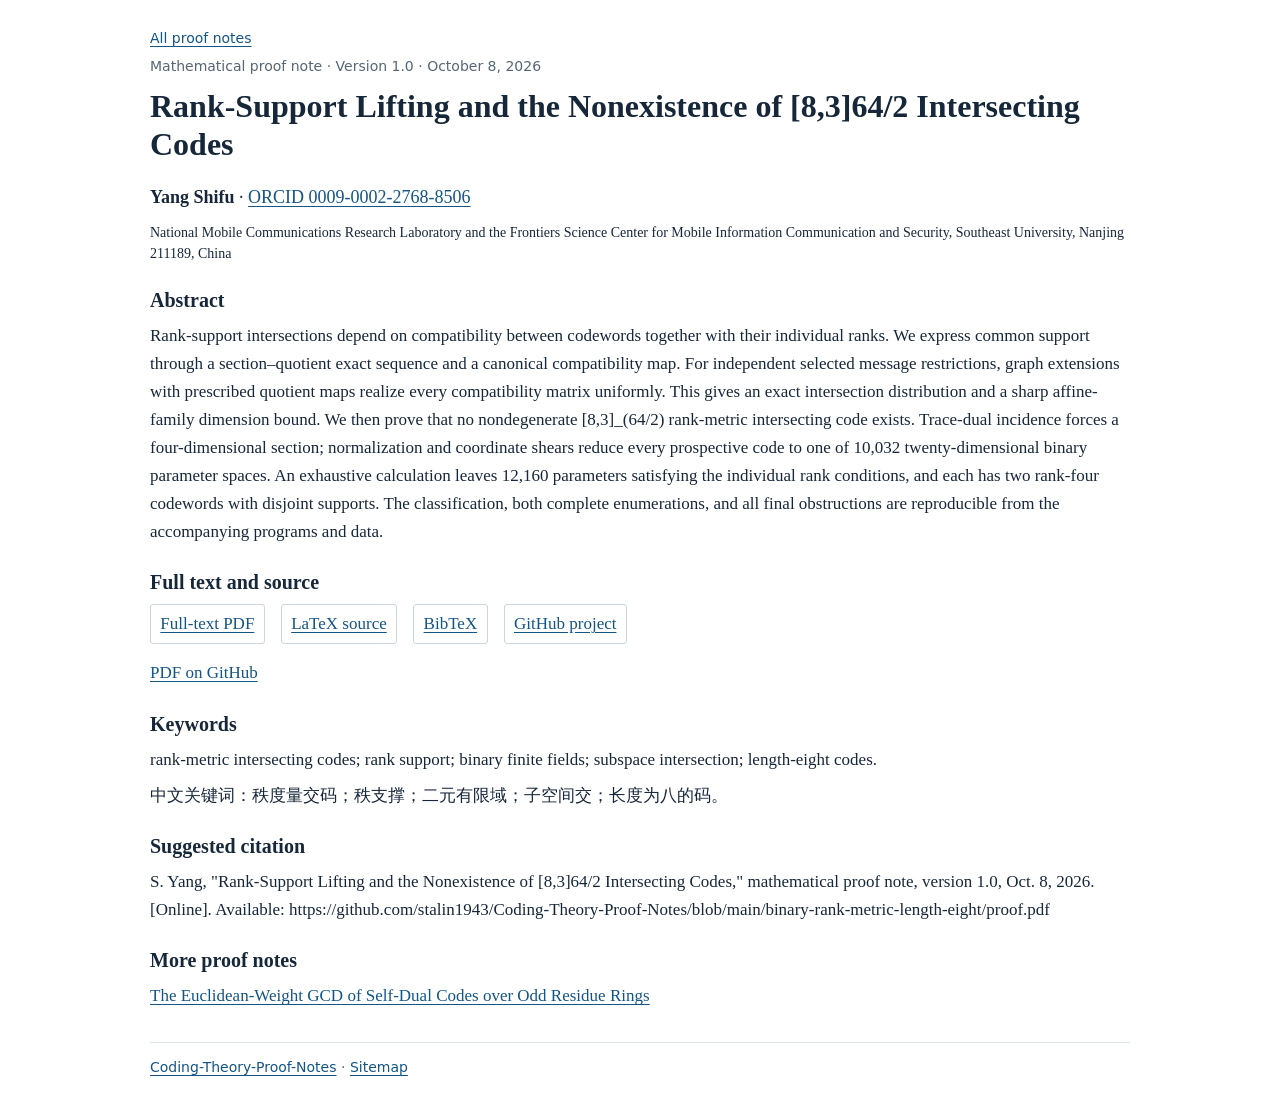
<file: binary-rank-metric-length-eight/index.html>
<!doctype html>
<html lang="en">
<head>
  <meta charset="utf-8">
  <meta name="viewport" content="width=device-width, initial-scale=1">
  <title>Rank-Support Lifting and the Nonexistence of [8,3]64/2 Intersecting Codes</title>
  <meta name="description" content="Rank-support intersections depend on compatibility between codewords together with their individual ranks. We express common support through a section–quotient exact sequence and a canonical compatibility map. For independent selected message restrictions, graph extensions with prescribed quotient maps realize every compatibility matrix uniformly. This gives an exact intersection distribution and a sharp affine-family dimension bound. We then prove that no nondegenerate [8,3]_(64/2) rank-metric intersecting code exists. Trace-dual incidence forces a four-dimensional section; normalization and coordinate shears reduce every prospective code to one of 10,032 twenty-dimensional binary parameter spaces. An exhaustive calculation leaves 12,160 parameters satisfying the individual rank conditions, and each has two rank-four codewords with disjoint supports. The classification, both complete enumerations, and all final obstructions are reproducible from the accompanying programs and data.">
  <meta name="author" content="Yang Shifu">
  <meta name="robots" content="index,follow">
  <link rel="canonical" href="https://stalin1943.github.io/Coding-Theory-Proof-Notes/binary-rank-metric-length-eight/">
  <link rel="stylesheet" href="../styles.css">
  <meta name="citation_title" content="Rank-Support Lifting and the Nonexistence of [8,3]64/2 Intersecting Codes">
  <meta name="citation_author" content="Yang, Shifu">
  <meta name="citation_author_institution" content="National Mobile Communications Research Laboratory and the Frontiers Science Center for Mobile Information Communication and Security, Southeast University, Nanjing 211189, China">
  <meta name="citation_publication_date" content="2026/10/08">
  <meta name="citation_pdf_url" content="https://stalin1943.github.io/Coding-Theory-Proof-Notes/binary-rank-metric-length-eight/proof.pdf">
  <meta name="keywords" content="rank-metric intersecting codes; rank support; binary finite fields; subspace intersection; length-eight codes; 秩度量交码；秩支撑；二元有限域；子空间交；长度为八的码">
  <script type="application/ld+json">{"@context": "https://schema.org", "@type": "ScholarlyArticle", "name": "Rank-Support Lifting and the Nonexistence of [8,3]64/2 Intersecting Codes", "headline": "Rank-Support Lifting and the Nonexistence of [8,3]64/2 Intersecting Codes", "url": "https://stalin1943.github.io/Coding-Theory-Proof-Notes/binary-rank-metric-length-eight/", "datePublished": "2026-10-08", "version": "1.0", "inLanguage": "en", "abstract": "Rank-support intersections depend on compatibility between codewords together with their individual ranks. We express common support through a section–quotient exact sequence and a canonical compatibility map. For independent selected message restrictions, graph extensions with prescribed quotient maps realize every compatibility matrix uniformly. This gives an exact intersection distribution and a sharp affine-family dimension bound. We then prove that no nondegenerate [8,3]_(64/2) rank-metric intersecting code exists. Trace-dual incidence forces a four-dimensional section; normalization and coordinate shears reduce every prospective code to one of 10,032 twenty-dimensional binary parameter spaces. An exhaustive calculation leaves 12,160 parameters satisfying the individual rank conditions, and each has two rank-four codewords with disjoint supports. The classification, both complete enumerations, and all final obstructions are reproducible from the accompanying programs and data.", "keywords": ["rank-metric intersecting codes", "rank support", "binary finite fields", "subspace intersection", "length-eight codes"], "author": {"@type": "Person", "name": "Yang Shifu", "givenName": "Shifu", "familyName": "Yang", "sameAs": "https://orcid.org/0009-0002-2768-8506", "affiliation": {"@type": "Organization", "name": "National Mobile Communications Research Laboratory and the Frontiers Science Center for Mobile Information Communication and Security, Southeast University, Nanjing 211189, China"}}, "encoding": {"@type": "MediaObject", "encodingFormat": "application/pdf", "contentUrl": "https://stalin1943.github.io/Coding-Theory-Proof-Notes/binary-rank-metric-length-eight/proof.pdf"}}</script>
</head>
<body>
<main>

  <nav aria-label="Collection"><a href="../">All proof notes</a></nav>
  <article>
    <p class="kind">Mathematical proof note · Version 1.0 · October 8, 2026</p>
    <h1>Rank-Support Lifting and the Nonexistence of [8,3]64/2 Intersecting Codes</h1>
    <p class="author"><strong>Yang Shifu</strong> · <a href="https://orcid.org/0009-0002-2768-8506">ORCID 0009-0002-2768-8506</a></p>
    <p class="affiliation">National Mobile Communications Research Laboratory and the Frontiers Science Center for Mobile Information Communication and Security, Southeast University, Nanjing 211189, China</p>
    <section aria-labelledby="abstract">
      <h2 id="abstract">Abstract</h2>
      <p>Rank-support intersections depend on compatibility between codewords together with their individual ranks. We express common support through a section–quotient exact sequence and a canonical compatibility map. For independent selected message restrictions, graph extensions with prescribed quotient maps realize every compatibility matrix uniformly. This gives an exact intersection distribution and a sharp affine-family dimension bound. We then prove that no nondegenerate [8,3]_(64/2) rank-metric intersecting code exists. Trace-dual incidence forces a four-dimensional section; normalization and coordinate shears reduce every prospective code to one of 10,032 twenty-dimensional binary parameter spaces. An exhaustive calculation leaves 12,160 parameters satisfying the individual rank conditions, and each has two rank-four codewords with disjoint supports. The classification, both complete enumerations, and all final obstructions are reproducible from the accompanying programs and data.</p>
    </section>
    <section aria-labelledby="files">
      <h2 id="files">Full text and source</h2>
      <p class="links"><a href="proof.pdf">Full-text PDF</a> <a href="proof.tex">LaTeX source</a> <a href="citation.bib">BibTeX</a> <a href="https://github.com/stalin1943/Coding-Theory-Proof-Notes/tree/main/binary-rank-metric-length-eight">GitHub project</a></p>
      <p><a href="https://github.com/stalin1943/Coding-Theory-Proof-Notes/blob/main/binary-rank-metric-length-eight/proof.pdf">PDF on GitHub</a></p>
    </section>
    <section aria-labelledby="keywords">
      <h2 id="keywords">Keywords</h2>
      <p>rank-metric intersecting codes; rank support; binary finite fields; subspace intersection; length-eight codes.</p>
      <p lang="zh-Hans">中文关键词：秩度量交码；秩支撑；二元有限域；子空间交；长度为八的码。</p>
    </section>
    <section aria-labelledby="citation">
      <h2 id="citation">Suggested citation</h2>
      <p class="citation">S. Yang, &quot;Rank-Support Lifting and the Nonexistence of [8,3]64/2 Intersecting Codes,&quot; mathematical proof note, version 1.0, Oct. 8, 2026. [Online]. Available: https://github.com/stalin1943/Coding-Theory-Proof-Notes/blob/main/binary-rank-metric-length-eight/proof.pdf</p>
    </section>
  </article>
  <aside aria-labelledby="more-notes">
    <h2 id="more-notes">More proof notes</h2>
    <p><a href="../self-dual-euclidean-weight-gcd/">The Euclidean-Weight GCD of Self-Dual Codes over Odd Residue Rings</a></p>
  </aside>
  <footer><a href="https://github.com/stalin1943/Coding-Theory-Proof-Notes">Coding-Theory-Proof-Notes</a> · <a href="../sitemap.xml">Sitemap</a></footer>
</main>
</body>
</html>
</file>
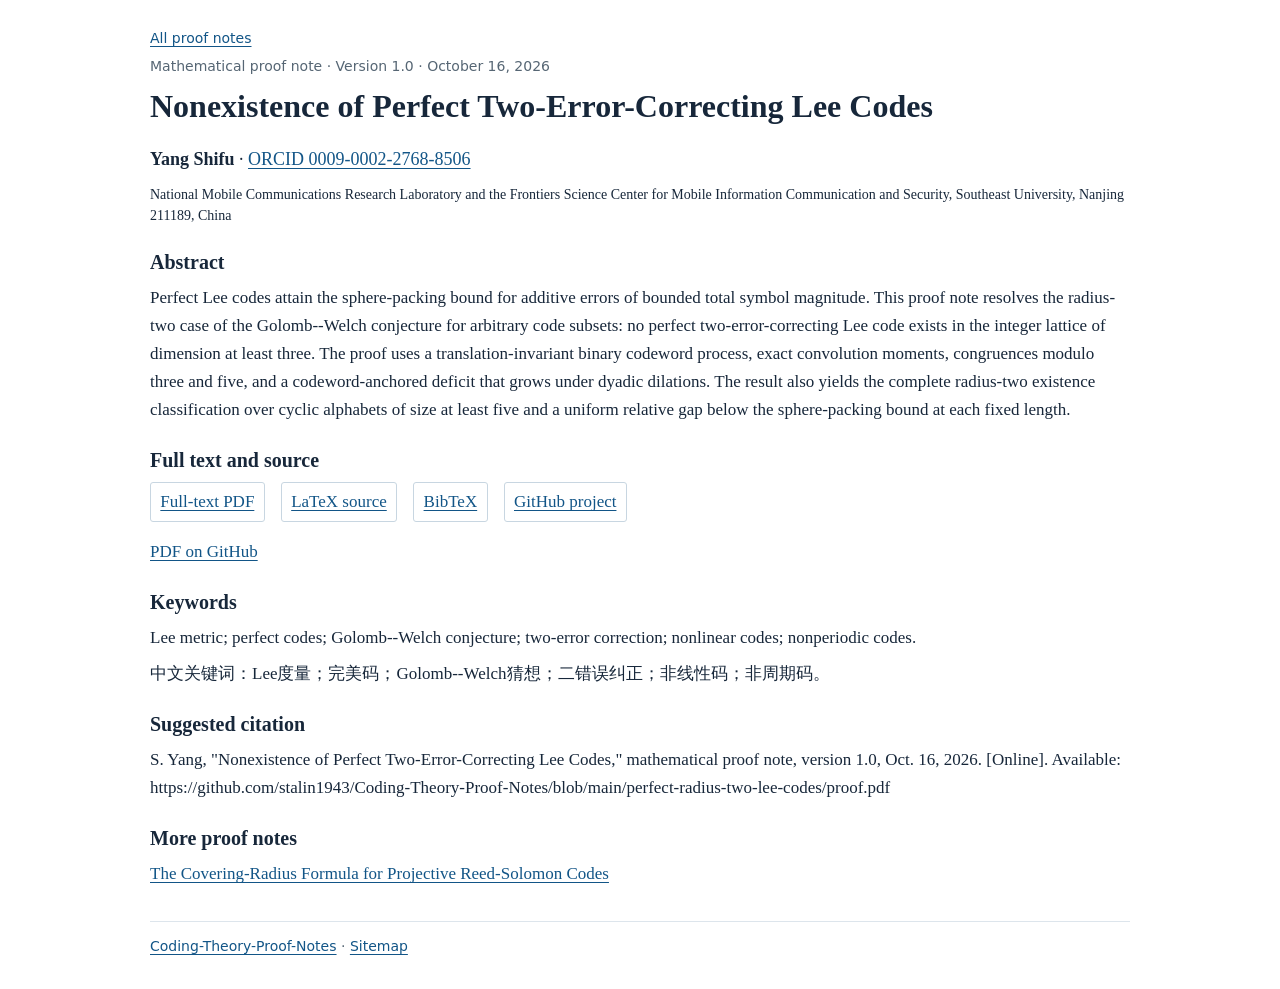
<file: perfect-radius-two-lee-codes/index.html>
<!doctype html>
<html lang="en">
<head>
  <meta charset="utf-8">
  <meta name="viewport" content="width=device-width, initial-scale=1">
  <title>Nonexistence of Perfect Two-Error-Correcting Lee Codes</title>
  <meta name="description" content="A self-contained proof of the nonexistence of perfect two-error-correcting Lee codes in every dimension at least three. Full proof note, LaTeX source and citation.">
  <meta name="author" content="Yang Shifu">
  <meta name="robots" content="index,follow">
  <link rel="canonical" href="https://stalin1943.github.io/Coding-Theory-Proof-Notes/perfect-radius-two-lee-codes/">
  <link rel="stylesheet" href="../styles.css">
  <meta name="citation_title" content="Nonexistence of Perfect Two-Error-Correcting Lee Codes">
  <meta name="citation_author" content="Yang, Shifu">
  <meta name="citation_author_institution" content="National Mobile Communications Research Laboratory and the Frontiers Science Center for Mobile Information Communication and Security, Southeast University, Nanjing 211189, China">
  <meta name="citation_publication_date" content="2026/10/16">
  <meta name="citation_pdf_url" content="https://stalin1943.github.io/Coding-Theory-Proof-Notes/perfect-radius-two-lee-codes/proof.pdf">
  <meta name="keywords" content="Lee metric; perfect codes; Golomb--Welch conjecture; two-error correction; nonlinear codes; nonperiodic codes; Lee度量；完美码；Golomb--Welch猜想；二错误纠正；非线性码；非周期码">
  <script type="application/ld+json">{"@context":"https://schema.org","@type":"ScholarlyArticle","name":"Nonexistence of Perfect Two-Error-Correcting Lee Codes","headline":"Nonexistence of Perfect Two-Error-Correcting Lee Codes","url":"https://stalin1943.github.io/Coding-Theory-Proof-Notes/perfect-radius-two-lee-codes/","datePublished":"2026-10-16","version":"1.0","inLanguage":"en","abstract":"Perfect Lee codes attain the sphere-packing bound for additive errors of bounded total symbol magnitude. This proof note resolves the radius-two case of the Golomb--Welch conjecture for arbitrary code subsets: no perfect two-error-correcting Lee code exists in the integer lattice of dimension at least three. The proof uses a translation-invariant binary codeword process, exact convolution moments, congruences modulo three and five, and a codeword-anchored deficit that grows under dyadic dilations. The result also yields the complete radius-two existence classification over cyclic alphabets of size at least five and a uniform relative gap below the sphere-packing bound at each fixed length.","keywords":["Lee metric","perfect codes","Golomb--Welch conjecture","two-error correction","nonlinear codes","nonperiodic codes"],"author":{"@type":"Person","name":"Yang Shifu","givenName":"Shifu","familyName":"Yang","sameAs":"https://orcid.org/0009-0002-2768-8506","affiliation":{"@type":"Organization","name":"National Mobile Communications Research Laboratory and the Frontiers Science Center for Mobile Information Communication and Security, Southeast University, Nanjing 211189, China"}},"encoding":{"@type":"MediaObject","encodingFormat":"application/pdf","contentUrl":"https://stalin1943.github.io/Coding-Theory-Proof-Notes/perfect-radius-two-lee-codes/proof.pdf"}}</script>
</head>
<body>
<main>

  <nav aria-label="Collection"><a href="../">All proof notes</a></nav>
  <article>
    <p class="kind">Mathematical proof note · Version 1.0 · October 16, 2026</p>
    <h1>Nonexistence of Perfect Two-Error-Correcting Lee Codes</h1>
    <p class="author"><strong>Yang Shifu</strong> · <a href="https://orcid.org/0009-0002-2768-8506">ORCID 0009-0002-2768-8506</a></p>
    <p class="affiliation">National Mobile Communications Research Laboratory and the Frontiers Science Center for Mobile Information Communication and Security, Southeast University, Nanjing 211189, China</p>
    <section aria-labelledby="abstract">
      <h2 id="abstract">Abstract</h2>
      <p>Perfect Lee codes attain the sphere-packing bound for additive errors of bounded total symbol magnitude. This proof note resolves the radius-two case of the Golomb--Welch conjecture for arbitrary code subsets: no perfect two-error-correcting Lee code exists in the integer lattice of dimension at least three. The proof uses a translation-invariant binary codeword process, exact convolution moments, congruences modulo three and five, and a codeword-anchored deficit that grows under dyadic dilations. The result also yields the complete radius-two existence classification over cyclic alphabets of size at least five and a uniform relative gap below the sphere-packing bound at each fixed length.</p>
    </section>
    <section aria-labelledby="files">
      <h2 id="files">Full text and source</h2>
      <p class="links"><a href="proof.pdf">Full-text PDF</a> <a href="proof.tex">LaTeX source</a> <a href="citation.bib">BibTeX</a> <a href="https://github.com/stalin1943/Coding-Theory-Proof-Notes/tree/main/perfect-radius-two-lee-codes">GitHub project</a></p>
      <p><a href="https://github.com/stalin1943/Coding-Theory-Proof-Notes/blob/main/perfect-radius-two-lee-codes/proof.pdf">PDF on GitHub</a></p>
    </section>
    <section aria-labelledby="keywords">
      <h2 id="keywords">Keywords</h2>
      <p>Lee metric; perfect codes; Golomb--Welch conjecture; two-error correction; nonlinear codes; nonperiodic codes.</p>
      <p lang="zh-Hans">中文关键词：Lee度量；完美码；Golomb--Welch猜想；二错误纠正；非线性码；非周期码。</p>
    </section>
    <section aria-labelledby="citation">
      <h2 id="citation">Suggested citation</h2>
      <p class="citation">S. Yang, &quot;Nonexistence of Perfect Two-Error-Correcting Lee Codes,&quot; mathematical proof note, version 1.0, Oct. 16, 2026. [Online]. Available: https://github.com/stalin1943/Coding-Theory-Proof-Notes/blob/main/perfect-radius-two-lee-codes/proof.pdf</p>
    </section>
  </article>
  <aside aria-labelledby="more-notes">
    <h2 id="more-notes">More proof notes</h2>
    <p><a href="../projective-reed-solomon-covering-radius/">The Covering-Radius Formula for Projective Reed-Solomon Codes</a></p>
  </aside>
  <footer><a href="https://github.com/stalin1943/Coding-Theory-Proof-Notes">Coding-Theory-Proof-Notes</a> · <a href="../sitemap.xml">Sitemap</a></footer>
</main>
</body>
</html>
</file>
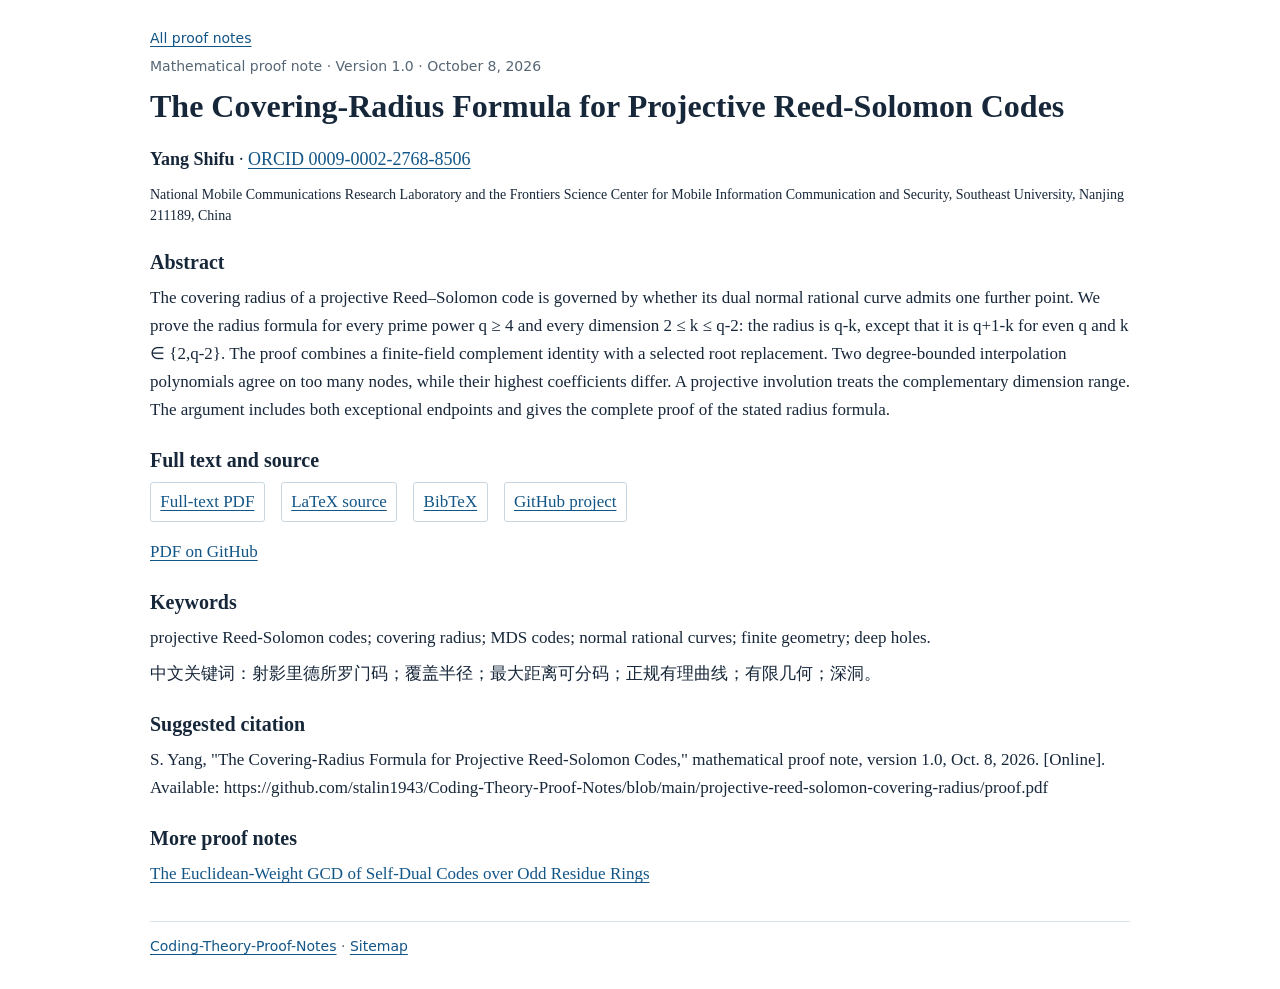
<file: projective-reed-solomon-covering-radius/index.html>
<!doctype html>
<html lang="en">
<head>
  <meta charset="utf-8">
  <meta name="viewport" content="width=device-width, initial-scale=1">
  <title>The Covering-Radius Formula for Projective Reed-Solomon Codes</title>
  <meta name="description" content="The covering radius of a projective Reed–Solomon code is governed by whether its dual normal rational curve admits one further point. We prove the radius formula for every prime power q ≥ 4 and every dimension 2 ≤ k ≤ q-2: the radius is q-k, except that it is q+1-k for even q and k ∈ {2,q-2}. The proof combines a finite-field complement identity with a selected root replacement. Two degree-bounded interpolation polynomials agree on too many nodes, while their highest coefficients differ. A projective involution treats the complementary dimension range. The argument includes both exceptional endpoints and gives the complete proof of the stated radius formula.">
  <meta name="author" content="Yang Shifu">
  <meta name="robots" content="index,follow">
  <link rel="canonical" href="https://stalin1943.github.io/Coding-Theory-Proof-Notes/projective-reed-solomon-covering-radius/">
  <link rel="stylesheet" href="../styles.css">
  <meta name="citation_title" content="The Covering-Radius Formula for Projective Reed-Solomon Codes">
  <meta name="citation_author" content="Yang, Shifu">
  <meta name="citation_author_institution" content="National Mobile Communications Research Laboratory and the Frontiers Science Center for Mobile Information Communication and Security, Southeast University, Nanjing 211189, China">
  <meta name="citation_publication_date" content="2026/10/08">
  <meta name="citation_pdf_url" content="https://stalin1943.github.io/Coding-Theory-Proof-Notes/projective-reed-solomon-covering-radius/proof.pdf">
  <meta name="keywords" content="projective Reed-Solomon codes; covering radius; MDS codes; normal rational curves; finite geometry; deep holes; 射影里德所罗门码；覆盖半径；最大距离可分码；正规有理曲线；有限几何；深洞">
  <script type="application/ld+json">{"@context": "https://schema.org", "@type": "ScholarlyArticle", "name": "The Covering-Radius Formula for Projective Reed-Solomon Codes", "headline": "The Covering-Radius Formula for Projective Reed-Solomon Codes", "url": "https://stalin1943.github.io/Coding-Theory-Proof-Notes/projective-reed-solomon-covering-radius/", "datePublished": "2026-10-08", "version": "1.0", "inLanguage": "en", "abstract": "The covering radius of a projective Reed–Solomon code is governed by whether its dual normal rational curve admits one further point. We prove the radius formula for every prime power q ≥ 4 and every dimension 2 ≤ k ≤ q-2: the radius is q-k, except that it is q+1-k for even q and k ∈ {2,q-2}. The proof combines a finite-field complement identity with a selected root replacement. Two degree-bounded interpolation polynomials agree on too many nodes, while their highest coefficients differ. A projective involution treats the complementary dimension range. The argument includes both exceptional endpoints and gives the complete proof of the stated radius formula.", "keywords": ["projective Reed-Solomon codes", "covering radius", "MDS codes", "normal rational curves", "finite geometry", "deep holes"], "author": {"@type": "Person", "name": "Yang Shifu", "givenName": "Shifu", "familyName": "Yang", "sameAs": "https://orcid.org/0009-0002-2768-8506", "affiliation": {"@type": "Organization", "name": "National Mobile Communications Research Laboratory and the Frontiers Science Center for Mobile Information Communication and Security, Southeast University, Nanjing 211189, China"}}, "encoding": {"@type": "MediaObject", "encodingFormat": "application/pdf", "contentUrl": "https://stalin1943.github.io/Coding-Theory-Proof-Notes/projective-reed-solomon-covering-radius/proof.pdf"}}</script>
</head>
<body>
<main>

  <nav aria-label="Collection"><a href="../">All proof notes</a></nav>
  <article>
    <p class="kind">Mathematical proof note · Version 1.0 · October 8, 2026</p>
    <h1>The Covering-Radius Formula for Projective Reed-Solomon Codes</h1>
    <p class="author"><strong>Yang Shifu</strong> · <a href="https://orcid.org/0009-0002-2768-8506">ORCID 0009-0002-2768-8506</a></p>
    <p class="affiliation">National Mobile Communications Research Laboratory and the Frontiers Science Center for Mobile Information Communication and Security, Southeast University, Nanjing 211189, China</p>
    <section aria-labelledby="abstract">
      <h2 id="abstract">Abstract</h2>
      <p>The covering radius of a projective Reed–Solomon code is governed by whether its dual normal rational curve admits one further point. We prove the radius formula for every prime power q ≥ 4 and every dimension 2 ≤ k ≤ q-2: the radius is q-k, except that it is q+1-k for even q and k ∈ {2,q-2}. The proof combines a finite-field complement identity with a selected root replacement. Two degree-bounded interpolation polynomials agree on too many nodes, while their highest coefficients differ. A projective involution treats the complementary dimension range. The argument includes both exceptional endpoints and gives the complete proof of the stated radius formula.</p>
    </section>
    <section aria-labelledby="files">
      <h2 id="files">Full text and source</h2>
      <p class="links"><a href="proof.pdf">Full-text PDF</a> <a href="proof.tex">LaTeX source</a> <a href="citation.bib">BibTeX</a> <a href="https://github.com/stalin1943/Coding-Theory-Proof-Notes/tree/main/projective-reed-solomon-covering-radius">GitHub project</a></p>
      <p><a href="https://github.com/stalin1943/Coding-Theory-Proof-Notes/blob/main/projective-reed-solomon-covering-radius/proof.pdf">PDF on GitHub</a></p>
    </section>
    <section aria-labelledby="keywords">
      <h2 id="keywords">Keywords</h2>
      <p>projective Reed-Solomon codes; covering radius; MDS codes; normal rational curves; finite geometry; deep holes.</p>
      <p lang="zh-Hans">中文关键词：射影里德所罗门码；覆盖半径；最大距离可分码；正规有理曲线；有限几何；深洞。</p>
    </section>
    <section aria-labelledby="citation">
      <h2 id="citation">Suggested citation</h2>
      <p class="citation">S. Yang, &quot;The Covering-Radius Formula for Projective Reed-Solomon Codes,&quot; mathematical proof note, version 1.0, Oct. 8, 2026. [Online]. Available: https://github.com/stalin1943/Coding-Theory-Proof-Notes/blob/main/projective-reed-solomon-covering-radius/proof.pdf</p>
    </section>
  </article>
  <aside aria-labelledby="more-notes">
    <h2 id="more-notes">More proof notes</h2>
    <p><a href="../self-dual-euclidean-weight-gcd/">The Euclidean-Weight GCD of Self-Dual Codes over Odd Residue Rings</a></p>
  </aside>
  <footer><a href="https://github.com/stalin1943/Coding-Theory-Proof-Notes">Coding-Theory-Proof-Notes</a> · <a href="../sitemap.xml">Sitemap</a></footer>
</main>
</body>
</html>
</file>
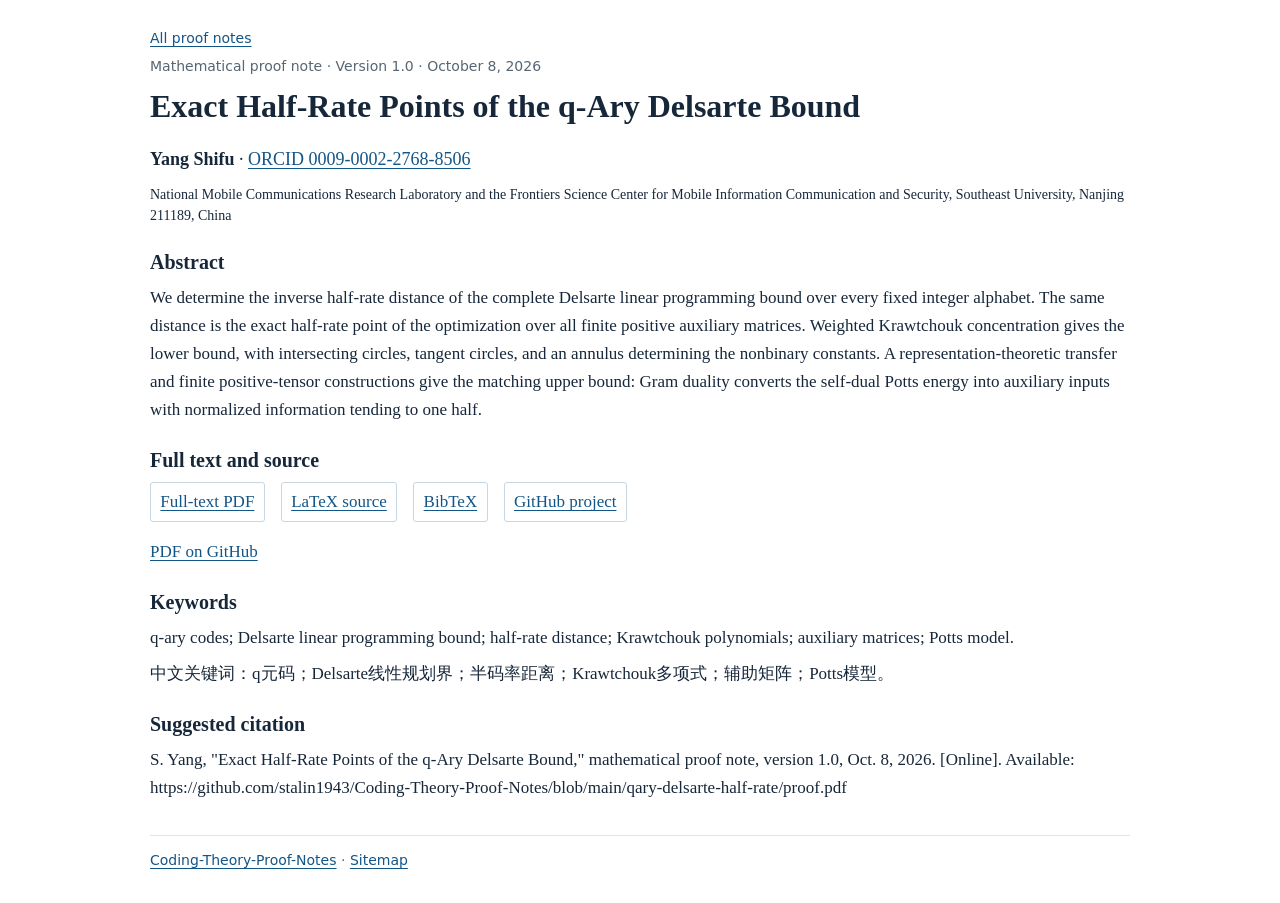
<file: qary-delsarte-half-rate/index.html>
<!doctype html>
<html lang="en">
<head>
  <meta charset="utf-8">
  <meta name="viewport" content="width=device-width, initial-scale=1">
  <title>Exact Half-Rate Points of the q-Ary Delsarte Bound</title>
  <meta name="description" content="We determine the inverse half-rate distance of the complete Delsarte linear programming bound over every fixed integer alphabet. The same distance is the exact half-rate point of the optimization over all finite positive auxiliary matrices. Weighted Krawtchouk concentration gives the lower bound, with intersecting circles, tangent circles, and an annulus determining the nonbinary constants. A representation-theoretic transfer and finite positive-tensor constructions give the matching upper bound: Gram duality converts the self-dual Potts energy into auxiliary inputs with normalized information tending to one half.">
  <meta name="author" content="Yang Shifu">
  <meta name="robots" content="index,follow">
  <link rel="canonical" href="https://stalin1943.github.io/Coding-Theory-Proof-Notes/qary-delsarte-half-rate/">
  <link rel="stylesheet" href="../styles.css">
  <meta name="citation_title" content="Exact Half-Rate Points of the q-Ary Delsarte Bound">
  <meta name="citation_author" content="Yang, Shifu">
  <meta name="citation_author_institution" content="National Mobile Communications Research Laboratory and the Frontiers Science Center for Mobile Information Communication and Security, Southeast University, Nanjing 211189, China">
  <meta name="citation_publication_date" content="2026/10/08">
  <meta name="citation_pdf_url" content="https://stalin1943.github.io/Coding-Theory-Proof-Notes/qary-delsarte-half-rate/proof.pdf">
  <meta name="keywords" content="q-ary codes; Delsarte linear programming bound; half-rate distance; Krawtchouk polynomials; auxiliary matrices; Potts model; q元码；Delsarte线性规划界；半码率距离；Krawtchouk多项式；辅助矩阵；Potts模型">
  <script type="application/ld+json">{"@context": "https://schema.org", "@type": "ScholarlyArticle", "name": "Exact Half-Rate Points of the q-Ary Delsarte Bound", "headline": "Exact Half-Rate Points of the q-Ary Delsarte Bound", "url": "https://stalin1943.github.io/Coding-Theory-Proof-Notes/qary-delsarte-half-rate/", "datePublished": "2026-10-08", "version": "1.0", "inLanguage": "en", "abstract": "We determine the inverse half-rate distance of the complete Delsarte linear programming bound over every fixed integer alphabet. The same distance is the exact half-rate point of the optimization over all finite positive auxiliary matrices. Weighted Krawtchouk concentration gives the lower bound, with intersecting circles, tangent circles, and an annulus determining the nonbinary constants. A representation-theoretic transfer and finite positive-tensor constructions give the matching upper bound: Gram duality converts the self-dual Potts energy into auxiliary inputs with normalized information tending to one half.", "keywords": ["q-ary codes", "Delsarte linear programming bound", "half-rate distance", "Krawtchouk polynomials", "auxiliary matrices", "Potts model"], "author": {"@type": "Person", "name": "Yang Shifu", "givenName": "Shifu", "familyName": "Yang", "sameAs": "https://orcid.org/0009-0002-2768-8506", "affiliation": {"@type": "Organization", "name": "National Mobile Communications Research Laboratory and the Frontiers Science Center for Mobile Information Communication and Security, Southeast University, Nanjing 211189, China"}}, "encoding": {"@type": "MediaObject", "encodingFormat": "application/pdf", "contentUrl": "https://stalin1943.github.io/Coding-Theory-Proof-Notes/qary-delsarte-half-rate/proof.pdf"}}</script>
</head>
<body>
<main>

  <nav aria-label="Collection"><a href="../">All proof notes</a></nav>
  <article>
    <p class="kind">Mathematical proof note · Version 1.0 · October 8, 2026</p>
    <h1>Exact Half-Rate Points of the q-Ary Delsarte Bound</h1>
    <p class="author"><strong>Yang Shifu</strong> · <a href="https://orcid.org/0009-0002-2768-8506">ORCID 0009-0002-2768-8506</a></p>
    <p class="affiliation">National Mobile Communications Research Laboratory and the Frontiers Science Center for Mobile Information Communication and Security, Southeast University, Nanjing 211189, China</p>
    <section aria-labelledby="abstract">
      <h2 id="abstract">Abstract</h2>
      <p>We determine the inverse half-rate distance of the complete Delsarte linear programming bound over every fixed integer alphabet. The same distance is the exact half-rate point of the optimization over all finite positive auxiliary matrices. Weighted Krawtchouk concentration gives the lower bound, with intersecting circles, tangent circles, and an annulus determining the nonbinary constants. A representation-theoretic transfer and finite positive-tensor constructions give the matching upper bound: Gram duality converts the self-dual Potts energy into auxiliary inputs with normalized information tending to one half.</p>
    </section>
    <section aria-labelledby="files">
      <h2 id="files">Full text and source</h2>
      <p class="links"><a href="proof.pdf">Full-text PDF</a> <a href="proof.tex">LaTeX source</a> <a href="citation.bib">BibTeX</a> <a href="https://github.com/stalin1943/Coding-Theory-Proof-Notes/tree/main/qary-delsarte-half-rate">GitHub project</a></p>
      <p><a href="https://github.com/stalin1943/Coding-Theory-Proof-Notes/blob/main/qary-delsarte-half-rate/proof.pdf">PDF on GitHub</a></p>
    </section>
    <section aria-labelledby="keywords">
      <h2 id="keywords">Keywords</h2>
      <p>q-ary codes; Delsarte linear programming bound; half-rate distance; Krawtchouk polynomials; auxiliary matrices; Potts model.</p>
      <p lang="zh-Hans">中文关键词：q元码；Delsarte线性规划界；半码率距离；Krawtchouk多项式；辅助矩阵；Potts模型。</p>
    </section>
    <section aria-labelledby="citation">
      <h2 id="citation">Suggested citation</h2>
      <p class="citation">S. Yang, &quot;Exact Half-Rate Points of the q-Ary Delsarte Bound,&quot; mathematical proof note, version 1.0, Oct. 8, 2026. [Online]. Available: https://github.com/stalin1943/Coding-Theory-Proof-Notes/blob/main/qary-delsarte-half-rate/proof.pdf</p>
    </section>
  </article>
  <footer><a href="https://github.com/stalin1943/Coding-Theory-Proof-Notes">Coding-Theory-Proof-Notes</a> · <a href="../sitemap.xml">Sitemap</a></footer>
</main>
</body>
</html>
</file>
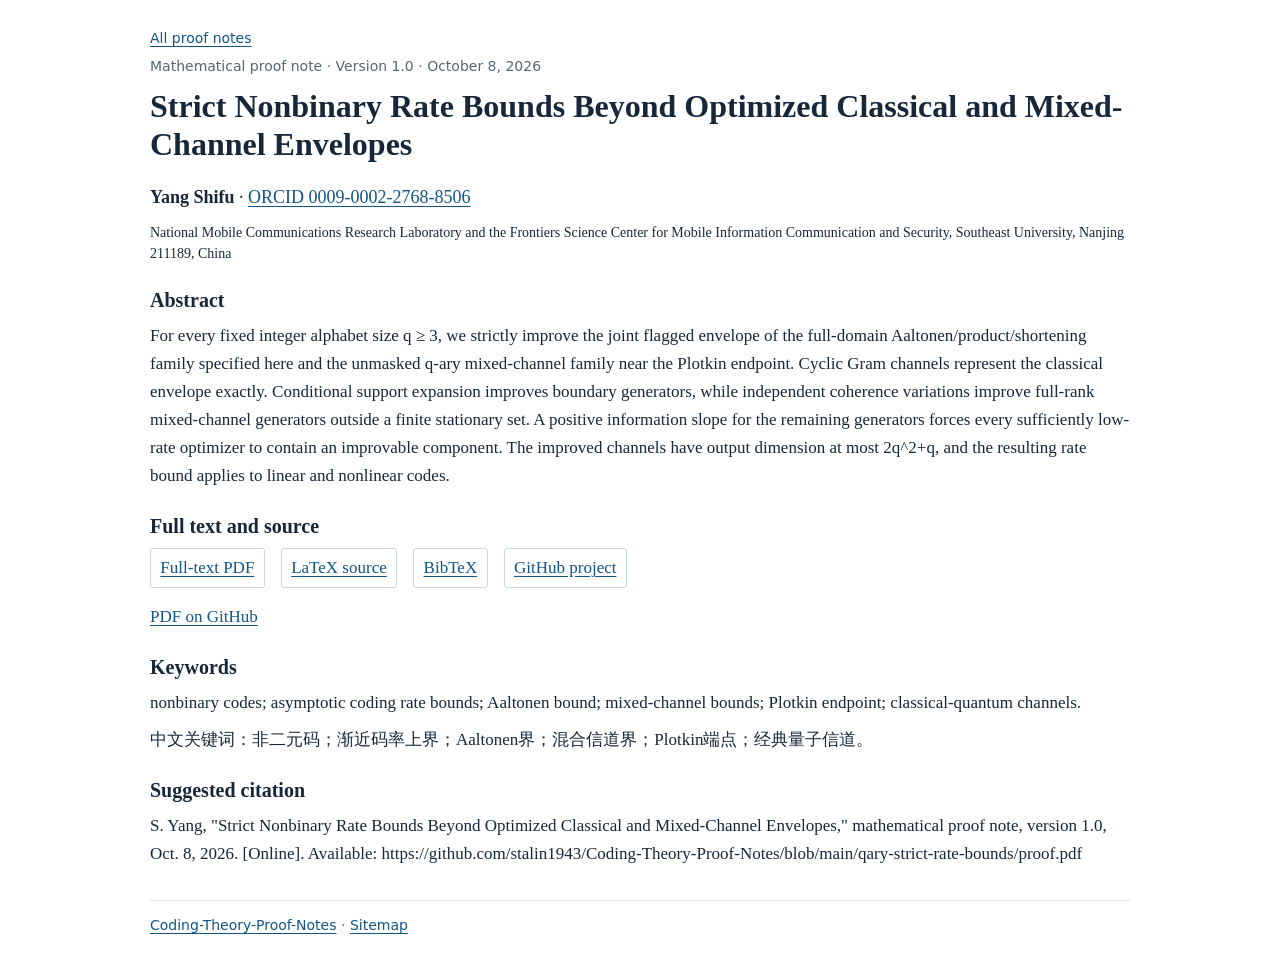
<file: qary-strict-rate-bounds/index.html>
<!doctype html>
<html lang="en">
<head>
  <meta charset="utf-8">
  <meta name="viewport" content="width=device-width, initial-scale=1">
  <title>Strict Nonbinary Rate Bounds Beyond Optimized Classical and Mixed-Channel Envelopes</title>
  <meta name="description" content="For every fixed integer alphabet size q ≥ 3, we strictly improve the joint flagged envelope of the full-domain Aaltonen/product/shortening family specified here and the unmasked q-ary mixed-channel family near the Plotkin endpoint. Cyclic Gram channels represent the classical envelope exactly. Conditional support expansion improves boundary generators, while independent coherence variations improve full-rank mixed-channel generators outside a finite stationary set. A positive information slope for the remaining generators forces every sufficiently low-rate optimizer to contain an improvable component. The improved channels have output dimension at most 2q^2+q, and the resulting rate bound applies to linear and nonlinear codes.">
  <meta name="author" content="Yang Shifu">
  <meta name="robots" content="index,follow">
  <link rel="canonical" href="https://stalin1943.github.io/Coding-Theory-Proof-Notes/qary-strict-rate-bounds/">
  <link rel="stylesheet" href="../styles.css">
  <meta name="citation_title" content="Strict Nonbinary Rate Bounds Beyond Optimized Classical and Mixed-Channel Envelopes">
  <meta name="citation_author" content="Yang, Shifu">
  <meta name="citation_author_institution" content="National Mobile Communications Research Laboratory and the Frontiers Science Center for Mobile Information Communication and Security, Southeast University, Nanjing 211189, China">
  <meta name="citation_publication_date" content="2026/10/08">
  <meta name="citation_pdf_url" content="https://stalin1943.github.io/Coding-Theory-Proof-Notes/qary-strict-rate-bounds/proof.pdf">
  <meta name="keywords" content="nonbinary codes; asymptotic coding rate bounds; Aaltonen bound; mixed-channel bounds; Plotkin endpoint; classical-quantum channels; 非二元码；渐近码率上界；Aaltonen界；混合信道界；Plotkin端点；经典量子信道">
  <script type="application/ld+json">{"@context": "https://schema.org", "@type": "ScholarlyArticle", "name": "Strict Nonbinary Rate Bounds Beyond Optimized Classical and Mixed-Channel Envelopes", "headline": "Strict Nonbinary Rate Bounds Beyond Optimized Classical and Mixed-Channel Envelopes", "url": "https://stalin1943.github.io/Coding-Theory-Proof-Notes/qary-strict-rate-bounds/", "datePublished": "2026-10-08", "version": "1.0", "inLanguage": "en", "abstract": "For every fixed integer alphabet size q ≥ 3, we strictly improve the joint flagged envelope of the full-domain Aaltonen/product/shortening family specified here and the unmasked q-ary mixed-channel family near the Plotkin endpoint. Cyclic Gram channels represent the classical envelope exactly. Conditional support expansion improves boundary generators, while independent coherence variations improve full-rank mixed-channel generators outside a finite stationary set. A positive information slope for the remaining generators forces every sufficiently low-rate optimizer to contain an improvable component. The improved channels have output dimension at most 2q^2+q, and the resulting rate bound applies to linear and nonlinear codes.", "keywords": ["nonbinary codes", "asymptotic coding rate bounds", "Aaltonen bound", "mixed-channel bounds", "Plotkin endpoint", "classical-quantum channels"], "author": {"@type": "Person", "name": "Yang Shifu", "givenName": "Shifu", "familyName": "Yang", "sameAs": "https://orcid.org/0009-0002-2768-8506", "affiliation": {"@type": "Organization", "name": "National Mobile Communications Research Laboratory and the Frontiers Science Center for Mobile Information Communication and Security, Southeast University, Nanjing 211189, China"}}, "encoding": {"@type": "MediaObject", "encodingFormat": "application/pdf", "contentUrl": "https://stalin1943.github.io/Coding-Theory-Proof-Notes/qary-strict-rate-bounds/proof.pdf"}}</script>
</head>
<body>
<main>

  <nav aria-label="Collection"><a href="../">All proof notes</a></nav>
  <article>
    <p class="kind">Mathematical proof note · Version 1.0 · October 8, 2026</p>
    <h1>Strict Nonbinary Rate Bounds Beyond Optimized Classical and Mixed-Channel Envelopes</h1>
    <p class="author"><strong>Yang Shifu</strong> · <a href="https://orcid.org/0009-0002-2768-8506">ORCID 0009-0002-2768-8506</a></p>
    <p class="affiliation">National Mobile Communications Research Laboratory and the Frontiers Science Center for Mobile Information Communication and Security, Southeast University, Nanjing 211189, China</p>
    <section aria-labelledby="abstract">
      <h2 id="abstract">Abstract</h2>
      <p>For every fixed integer alphabet size q ≥ 3, we strictly improve the joint flagged envelope of the full-domain Aaltonen/product/shortening family specified here and the unmasked q-ary mixed-channel family near the Plotkin endpoint. Cyclic Gram channels represent the classical envelope exactly. Conditional support expansion improves boundary generators, while independent coherence variations improve full-rank mixed-channel generators outside a finite stationary set. A positive information slope for the remaining generators forces every sufficiently low-rate optimizer to contain an improvable component. The improved channels have output dimension at most 2q^2+q, and the resulting rate bound applies to linear and nonlinear codes.</p>
    </section>
    <section aria-labelledby="files">
      <h2 id="files">Full text and source</h2>
      <p class="links"><a href="proof.pdf">Full-text PDF</a> <a href="proof.tex">LaTeX source</a> <a href="citation.bib">BibTeX</a> <a href="https://github.com/stalin1943/Coding-Theory-Proof-Notes/tree/main/qary-strict-rate-bounds">GitHub project</a></p>
      <p><a href="https://github.com/stalin1943/Coding-Theory-Proof-Notes/blob/main/qary-strict-rate-bounds/proof.pdf">PDF on GitHub</a></p>
    </section>
    <section aria-labelledby="keywords">
      <h2 id="keywords">Keywords</h2>
      <p>nonbinary codes; asymptotic coding rate bounds; Aaltonen bound; mixed-channel bounds; Plotkin endpoint; classical-quantum channels.</p>
      <p lang="zh-Hans">中文关键词：非二元码；渐近码率上界；Aaltonen界；混合信道界；Plotkin端点；经典量子信道。</p>
    </section>
    <section aria-labelledby="citation">
      <h2 id="citation">Suggested citation</h2>
      <p class="citation">S. Yang, &quot;Strict Nonbinary Rate Bounds Beyond Optimized Classical and Mixed-Channel Envelopes,&quot; mathematical proof note, version 1.0, Oct. 8, 2026. [Online]. Available: https://github.com/stalin1943/Coding-Theory-Proof-Notes/blob/main/qary-strict-rate-bounds/proof.pdf</p>
    </section>
  </article>
  <footer><a href="https://github.com/stalin1943/Coding-Theory-Proof-Notes">Coding-Theory-Proof-Notes</a> · <a href="../sitemap.xml">Sitemap</a></footer>
</main>
</body>
</html>
</file>
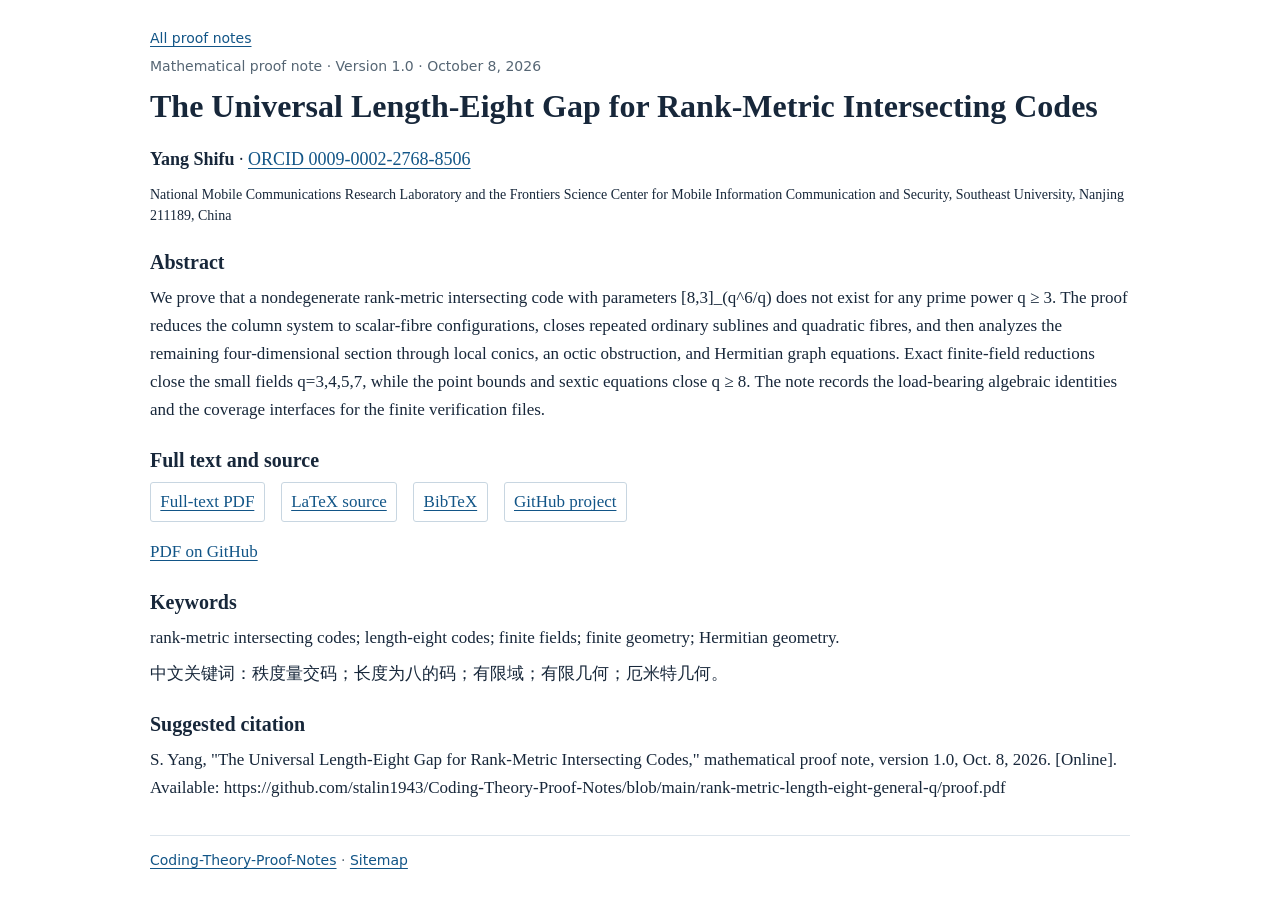
<file: rank-metric-length-eight-general-q/index.html>
<!doctype html>
<html lang="en">
<head>
  <meta charset="utf-8">
  <meta name="viewport" content="width=device-width, initial-scale=1">
  <title>The Universal Length-Eight Gap for Rank-Metric Intersecting Codes</title>
  <meta name="description" content="We prove that a nondegenerate rank-metric intersecting code with parameters [8,3]_(q^6/q) does not exist for any prime power q ≥ 3. The proof reduces the column system to scalar-fibre configurations, closes repeated ordinary sublines and quadratic fibres, and then analyzes the remaining four-dimensional section through local conics, an octic obstruction, and Hermitian graph equations. Exact finite-field reductions close the small fields q=3,4,5,7, while the point bounds and sextic equations close q ≥ 8. The note records the load-bearing algebraic identities and the coverage interfaces for the finite verification files.">
  <meta name="author" content="Yang Shifu">
  <meta name="robots" content="index,follow">
  <link rel="canonical" href="https://stalin1943.github.io/Coding-Theory-Proof-Notes/rank-metric-length-eight-general-q/">
  <link rel="stylesheet" href="../styles.css">
  <meta name="citation_title" content="The Universal Length-Eight Gap for Rank-Metric Intersecting Codes">
  <meta name="citation_author" content="Yang, Shifu">
  <meta name="citation_author_institution" content="National Mobile Communications Research Laboratory and the Frontiers Science Center for Mobile Information Communication and Security, Southeast University, Nanjing 211189, China">
  <meta name="citation_publication_date" content="2026/10/08">
  <meta name="citation_pdf_url" content="https://stalin1943.github.io/Coding-Theory-Proof-Notes/rank-metric-length-eight-general-q/proof.pdf">
  <meta name="keywords" content="rank-metric intersecting codes; length-eight codes; finite fields; finite geometry; Hermitian geometry; 秩度量交码；长度为八的码；有限域；有限几何；厄米特几何">
  <script type="application/ld+json">{"@context": "https://schema.org", "@type": "ScholarlyArticle", "name": "The Universal Length-Eight Gap for Rank-Metric Intersecting Codes", "headline": "The Universal Length-Eight Gap for Rank-Metric Intersecting Codes", "url": "https://stalin1943.github.io/Coding-Theory-Proof-Notes/rank-metric-length-eight-general-q/", "datePublished": "2026-10-08", "version": "1.0", "inLanguage": "en", "abstract": "We prove that a nondegenerate rank-metric intersecting code with parameters [8,3]_(q^6/q) does not exist for any prime power q ≥ 3. The proof reduces the column system to scalar-fibre configurations, closes repeated ordinary sublines and quadratic fibres, and then analyzes the remaining four-dimensional section through local conics, an octic obstruction, and Hermitian graph equations. Exact finite-field reductions close the small fields q=3,4,5,7, while the point bounds and sextic equations close q ≥ 8. The note records the load-bearing algebraic identities and the coverage interfaces for the finite verification files.", "keywords": ["rank-metric intersecting codes", "length-eight codes", "finite fields", "finite geometry", "Hermitian geometry"], "author": {"@type": "Person", "name": "Yang Shifu", "givenName": "Shifu", "familyName": "Yang", "sameAs": "https://orcid.org/0009-0002-2768-8506", "affiliation": {"@type": "Organization", "name": "National Mobile Communications Research Laboratory and the Frontiers Science Center for Mobile Information Communication and Security, Southeast University, Nanjing 211189, China"}}, "encoding": {"@type": "MediaObject", "encodingFormat": "application/pdf", "contentUrl": "https://stalin1943.github.io/Coding-Theory-Proof-Notes/rank-metric-length-eight-general-q/proof.pdf"}}</script>
</head>
<body>
<main>

  <nav aria-label="Collection"><a href="../">All proof notes</a></nav>
  <article>
    <p class="kind">Mathematical proof note · Version 1.0 · October 8, 2026</p>
    <h1>The Universal Length-Eight Gap for Rank-Metric Intersecting Codes</h1>
    <p class="author"><strong>Yang Shifu</strong> · <a href="https://orcid.org/0009-0002-2768-8506">ORCID 0009-0002-2768-8506</a></p>
    <p class="affiliation">National Mobile Communications Research Laboratory and the Frontiers Science Center for Mobile Information Communication and Security, Southeast University, Nanjing 211189, China</p>
    <section aria-labelledby="abstract">
      <h2 id="abstract">Abstract</h2>
      <p>We prove that a nondegenerate rank-metric intersecting code with parameters [8,3]_(q^6/q) does not exist for any prime power q ≥ 3. The proof reduces the column system to scalar-fibre configurations, closes repeated ordinary sublines and quadratic fibres, and then analyzes the remaining four-dimensional section through local conics, an octic obstruction, and Hermitian graph equations. Exact finite-field reductions close the small fields q=3,4,5,7, while the point bounds and sextic equations close q ≥ 8. The note records the load-bearing algebraic identities and the coverage interfaces for the finite verification files.</p>
    </section>
    <section aria-labelledby="files">
      <h2 id="files">Full text and source</h2>
      <p class="links"><a href="proof.pdf">Full-text PDF</a> <a href="proof.tex">LaTeX source</a> <a href="citation.bib">BibTeX</a> <a href="https://github.com/stalin1943/Coding-Theory-Proof-Notes/tree/main/rank-metric-length-eight-general-q">GitHub project</a></p>
      <p><a href="https://github.com/stalin1943/Coding-Theory-Proof-Notes/blob/main/rank-metric-length-eight-general-q/proof.pdf">PDF on GitHub</a></p>
    </section>
    <section aria-labelledby="keywords">
      <h2 id="keywords">Keywords</h2>
      <p>rank-metric intersecting codes; length-eight codes; finite fields; finite geometry; Hermitian geometry.</p>
      <p lang="zh-Hans">中文关键词：秩度量交码；长度为八的码；有限域；有限几何；厄米特几何。</p>
    </section>
    <section aria-labelledby="citation">
      <h2 id="citation">Suggested citation</h2>
      <p class="citation">S. Yang, &quot;The Universal Length-Eight Gap for Rank-Metric Intersecting Codes,&quot; mathematical proof note, version 1.0, Oct. 8, 2026. [Online]. Available: https://github.com/stalin1943/Coding-Theory-Proof-Notes/blob/main/rank-metric-length-eight-general-q/proof.pdf</p>
    </section>
  </article>
  <footer><a href="https://github.com/stalin1943/Coding-Theory-Proof-Notes">Coding-Theory-Proof-Notes</a> · <a href="../sitemap.xml">Sitemap</a></footer>
</main>
</body>
</html>
</file>
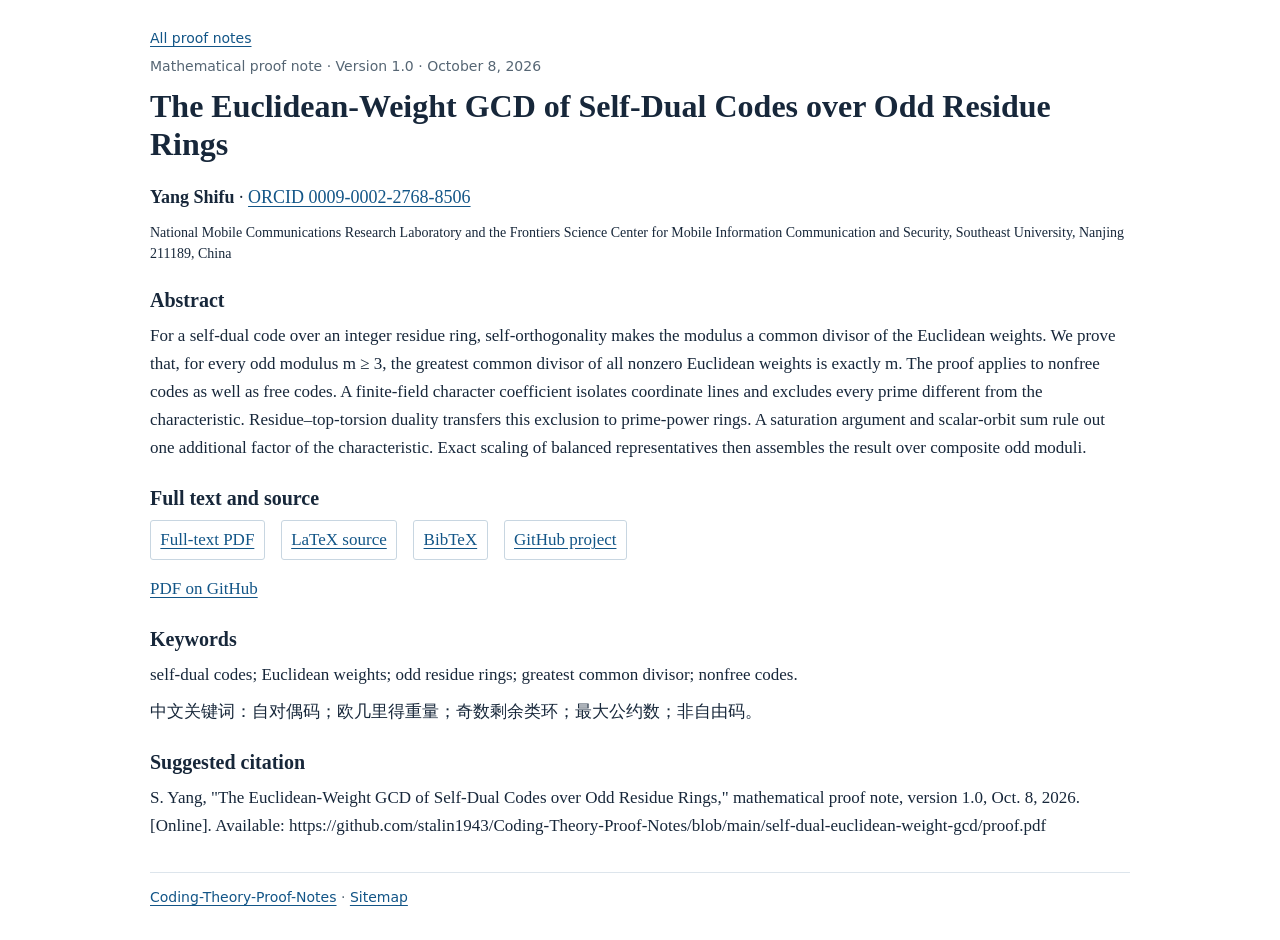
<file: self-dual-euclidean-weight-gcd/index.html>
<!doctype html>
<html lang="en">
<head>
  <meta charset="utf-8">
  <meta name="viewport" content="width=device-width, initial-scale=1">
  <title>The Euclidean-Weight GCD of Self-Dual Codes over Odd Residue Rings</title>
  <meta name="description" content="Euclidean-weight divisibility for self-dual codes over odd residue rings, including nonfree codes. Full proof note, LaTeX source and citation.">
  <meta name="author" content="Yang Shifu">
  <meta name="robots" content="index,follow">
  <meta property="og:type" content="article">
  <meta property="og:title" content="The Euclidean-Weight GCD of Self-Dual Codes over Odd Residue Rings">
  <meta property="og:description" content="Euclidean-weight divisibility for self-dual codes over odd residue rings, including nonfree codes. Full proof note, LaTeX source and citation.">
  <meta property="og:url" content="https://stalin1943.github.io/Coding-Theory-Proof-Notes/self-dual-euclidean-weight-gcd/">
  <meta name="twitter:card" content="summary">
  <link rel="alternate" type="application/pdf" href="https://stalin1943.github.io/Coding-Theory-Proof-Notes/self-dual-euclidean-weight-gcd/proof.pdf" title="Full proof note (PDF)">
  <link rel="canonical" href="https://stalin1943.github.io/Coding-Theory-Proof-Notes/self-dual-euclidean-weight-gcd/">
  <link rel="stylesheet" href="../styles.css">
  <meta name="citation_title" content="The Euclidean-Weight GCD of Self-Dual Codes over Odd Residue Rings">
  <meta name="citation_author" content="Yang, Shifu">
  <meta name="citation_author_institution" content="National Mobile Communications Research Laboratory and the Frontiers Science Center for Mobile Information Communication and Security, Southeast University, Nanjing 211189, China">
  <meta name="citation_publication_date" content="2026/10/08">
  <meta name="citation_pdf_url" content="https://stalin1943.github.io/Coding-Theory-Proof-Notes/self-dual-euclidean-weight-gcd/proof.pdf">
  <meta name="keywords" content="self-dual codes; Euclidean weights; odd residue rings; greatest common divisor; nonfree codes; 自对偶码；欧几里得重量；奇数剩余类环；最大公约数；非自由码">
  <script type="application/ld+json">{"@context":"https://schema.org","@graph":[{"@context":"https://schema.org","@type":"ScholarlyArticle","name":"The Euclidean-Weight GCD of Self-Dual Codes over Odd Residue Rings","headline":"The Euclidean-Weight GCD of Self-Dual Codes over Odd Residue Rings","url":"https://stalin1943.github.io/Coding-Theory-Proof-Notes/self-dual-euclidean-weight-gcd/","datePublished":"2026-10-08","version":"1.0","inLanguage":"en","abstract":"For a self-dual code over an integer residue ring, self-orthogonality makes the modulus a common divisor of the Euclidean weights. We prove that, for every odd modulus m ≥ 3, the greatest common divisor of all nonzero Euclidean weights is exactly m. The proof applies to nonfree codes as well as free codes. A finite-field character coefficient isolates coordinate lines and excludes every prime different from the characteristic. Residue–top-torsion duality transfers this exclusion to prime-power rings. A saturation argument and scalar-orbit sum rule out one additional factor of the characteristic. Exact scaling of balanced representatives then assembles the result over composite odd moduli.","keywords":["self-dual codes","Euclidean weights","odd residue rings","greatest common divisor","nonfree codes"],"author":{"@type":"Person","name":"Yang Shifu","givenName":"Shifu","familyName":"Yang","sameAs":"https://orcid.org/0009-0002-2768-8506","affiliation":{"@type":"Organization","name":"National Mobile Communications Research Laboratory and the Frontiers Science Center for Mobile Information Communication and Security, Southeast University, Nanjing 211189, China"},"url":"https://orcid.org/0009-0002-2768-8506"},"encoding":{"@type":"MediaObject","encodingFormat":"application/pdf","contentUrl":"https://stalin1943.github.io/Coding-Theory-Proof-Notes/self-dual-euclidean-weight-gcd/proof.pdf"},"@id":"https://stalin1943.github.io/Coding-Theory-Proof-Notes/self-dual-euclidean-weight-gcd/#note","genre":"Mathematical proof note","mainEntityOfPage":{"@id":"https://stalin1943.github.io/Coding-Theory-Proof-Notes/self-dual-euclidean-weight-gcd/#webpage"},"isAccessibleForFree":true},{"@type":"WebPage","@id":"https://stalin1943.github.io/Coding-Theory-Proof-Notes/self-dual-euclidean-weight-gcd/#webpage","url":"https://stalin1943.github.io/Coding-Theory-Proof-Notes/self-dual-euclidean-weight-gcd/","name":"The Euclidean-Weight GCD of Self-Dual Codes over Odd Residue Rings","description":"Euclidean-weight divisibility for self-dual codes over odd residue rings, including nonfree codes. Full proof note, LaTeX source and citation.","inLanguage":"en","dateModified":"2026-10-14","mainEntity":{"@id":"https://stalin1943.github.io/Coding-Theory-Proof-Notes/self-dual-euclidean-weight-gcd/#note"},"isPartOf":{"@id":"https://stalin1943.github.io/Coding-Theory-Proof-Notes/#collection"}}]}</script>
</head>
<body>
<main>

  <nav aria-label="Collection"><a href="../">All proof notes</a></nav>
  <article>
    <p class="kind">Mathematical proof note · Version 1.0 · October 8, 2026</p>
    <h1>The Euclidean-Weight GCD of Self-Dual Codes over Odd Residue Rings</h1>
    <p class="author"><strong>Yang Shifu</strong> · <a href="https://orcid.org/0009-0002-2768-8506">ORCID 0009-0002-2768-8506</a></p>
    <p class="affiliation">National Mobile Communications Research Laboratory and the Frontiers Science Center for Mobile Information Communication and Security, Southeast University, Nanjing 211189, China</p>
    <section aria-labelledby="abstract">
      <h2 id="abstract">Abstract</h2>
      <p>For a self-dual code over an integer residue ring, self-orthogonality makes the modulus a common divisor of the Euclidean weights. We prove that, for every odd modulus m ≥ 3, the greatest common divisor of all nonzero Euclidean weights is exactly m. The proof applies to nonfree codes as well as free codes. A finite-field character coefficient isolates coordinate lines and excludes every prime different from the characteristic. Residue–top-torsion duality transfers this exclusion to prime-power rings. A saturation argument and scalar-orbit sum rule out one additional factor of the characteristic. Exact scaling of balanced representatives then assembles the result over composite odd moduli.</p>
    </section>
    <section aria-labelledby="files">
      <h2 id="files">Full text and source</h2>
      <p class="links"><a href="proof.pdf">Full-text PDF</a> <a href="proof.tex">LaTeX source</a> <a href="citation.bib">BibTeX</a> <a href="https://github.com/stalin1943/Coding-Theory-Proof-Notes/tree/main/self-dual-euclidean-weight-gcd">GitHub project</a></p>
      <p><a href="https://github.com/stalin1943/Coding-Theory-Proof-Notes/blob/main/self-dual-euclidean-weight-gcd/proof.pdf">PDF on GitHub</a></p>
    </section>
    <section aria-labelledby="keywords">
      <h2 id="keywords">Keywords</h2>
      <p>self-dual codes; Euclidean weights; odd residue rings; greatest common divisor; nonfree codes.</p>
      <p lang="zh-Hans">中文关键词：自对偶码；欧几里得重量；奇数剩余类环；最大公约数；非自由码。</p>
    </section>
    <section aria-labelledby="citation">
      <h2 id="citation">Suggested citation</h2>
      <p class="citation">S. Yang, &quot;The Euclidean-Weight GCD of Self-Dual Codes over Odd Residue Rings,&quot; mathematical proof note, version 1.0, Oct. 8, 2026. [Online]. Available: https://github.com/stalin1943/Coding-Theory-Proof-Notes/blob/main/self-dual-euclidean-weight-gcd/proof.pdf</p>
    </section>
  </article>
  <footer><a href="https://github.com/stalin1943/Coding-Theory-Proof-Notes">Coding-Theory-Proof-Notes</a> · <a href="../sitemap.xml">Sitemap</a></footer>
</main>
</body>
</html>
</file>
<file: styles.css>
body{margin:0;background:#fff;color:#17273a;font:17px/1.65 Georgia,'Times New Roman',serif}main{max-width:980px;margin:28px auto;padding:0 24px}h1{font-size:2rem;line-height:1.18;margin:.35em 0 .6em}h2{font-size:1.25rem;line-height:1.3;margin:1.15em 0 .45em}p{margin:.5em 0}.kind,nav,footer{font:14px/1.5 system-ui,sans-serif;color:#566674}.author{font-size:18px}.affiliation{font-size:14px;line-height:1.5}.links a{display:inline-block;margin:0 .7em .4em 0;padding:.3em .55em;border:1px solid #c8d6e1;border-radius:3px}a{color:#125587;text-underline-offset:3px}a:hover{color:#0b3758}footer{margin:2.3em 0;border-top:1px solid #dde5ec;padding-top:1em}.notes{padding-left:1.5em}.notes li{padding:0 0 1.3em}.notes p{font-size:15px}.citation{overflow-wrap:anywhere}section{scroll-margin-top:1em}@media(max-width:600px){main{padding:0 16px;margin-top:18px}h1{font-size:1.6rem}body{font-size:16px}}
</file>
